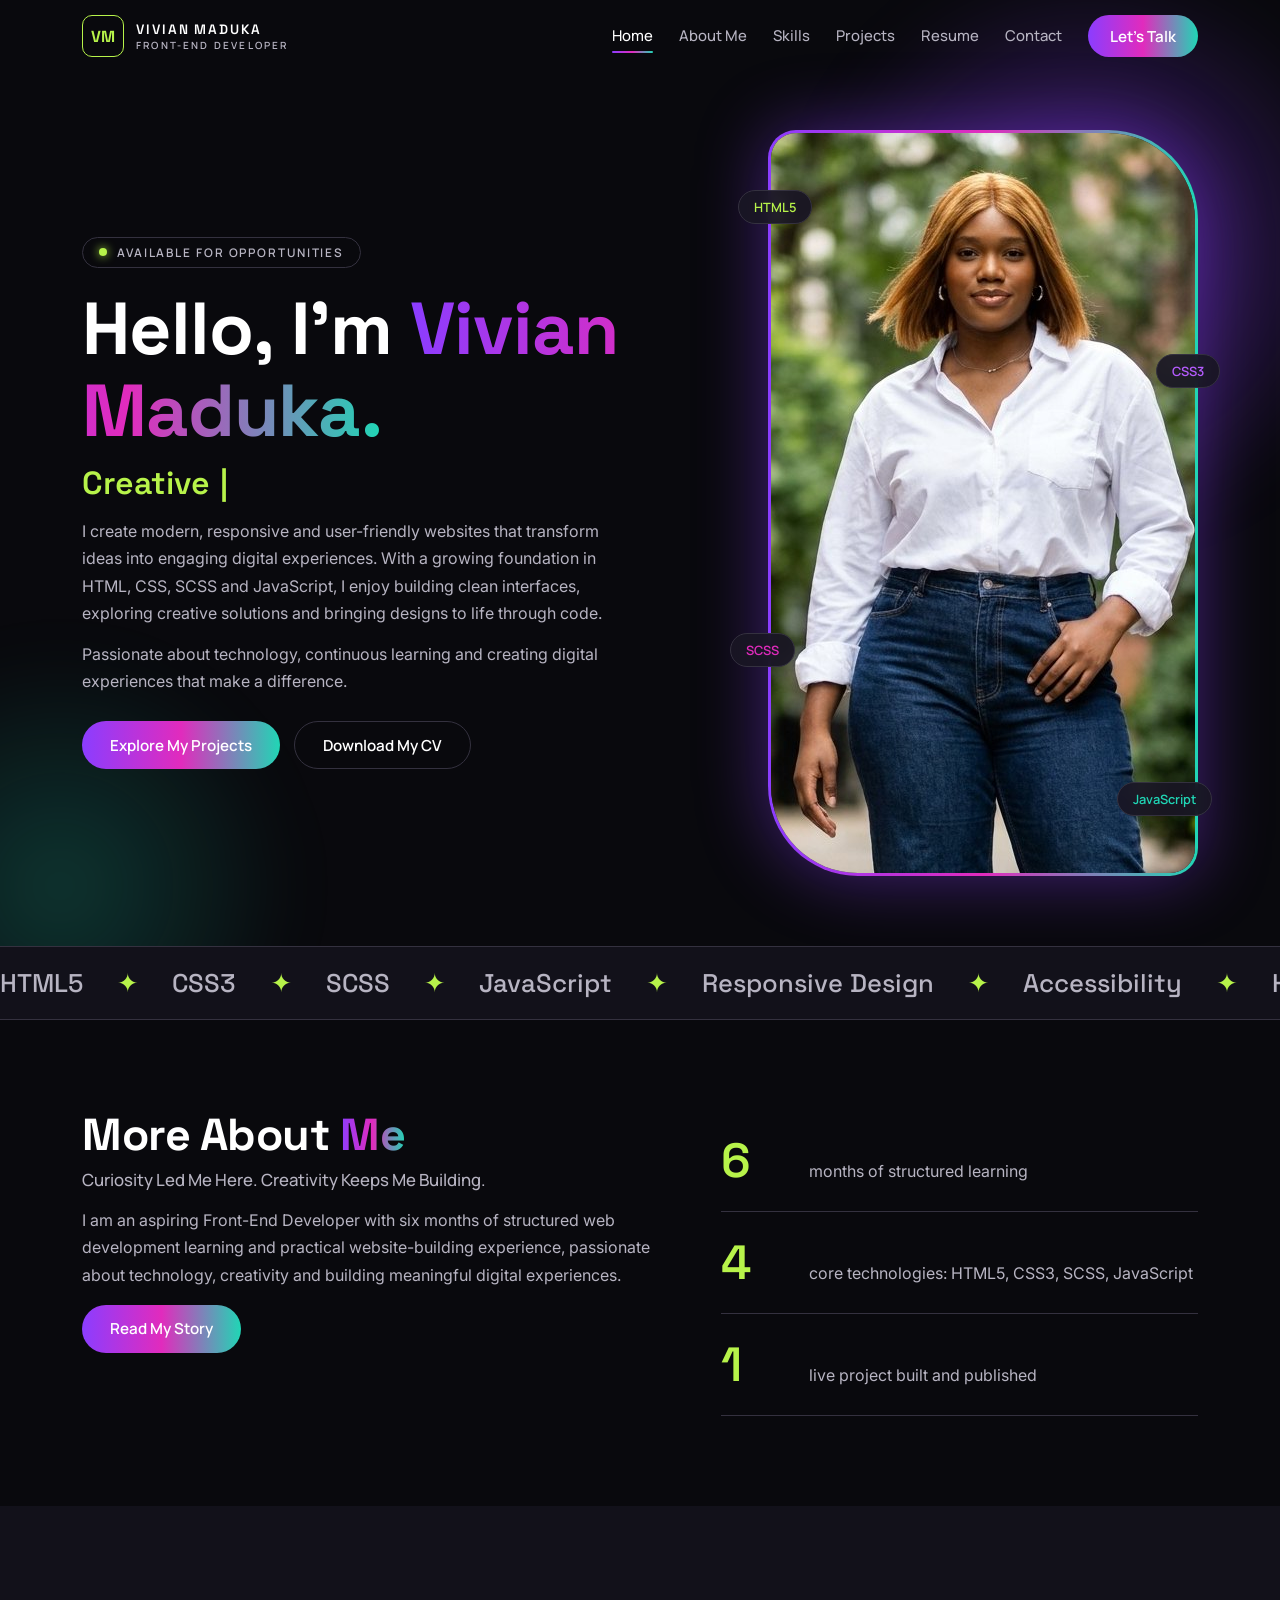
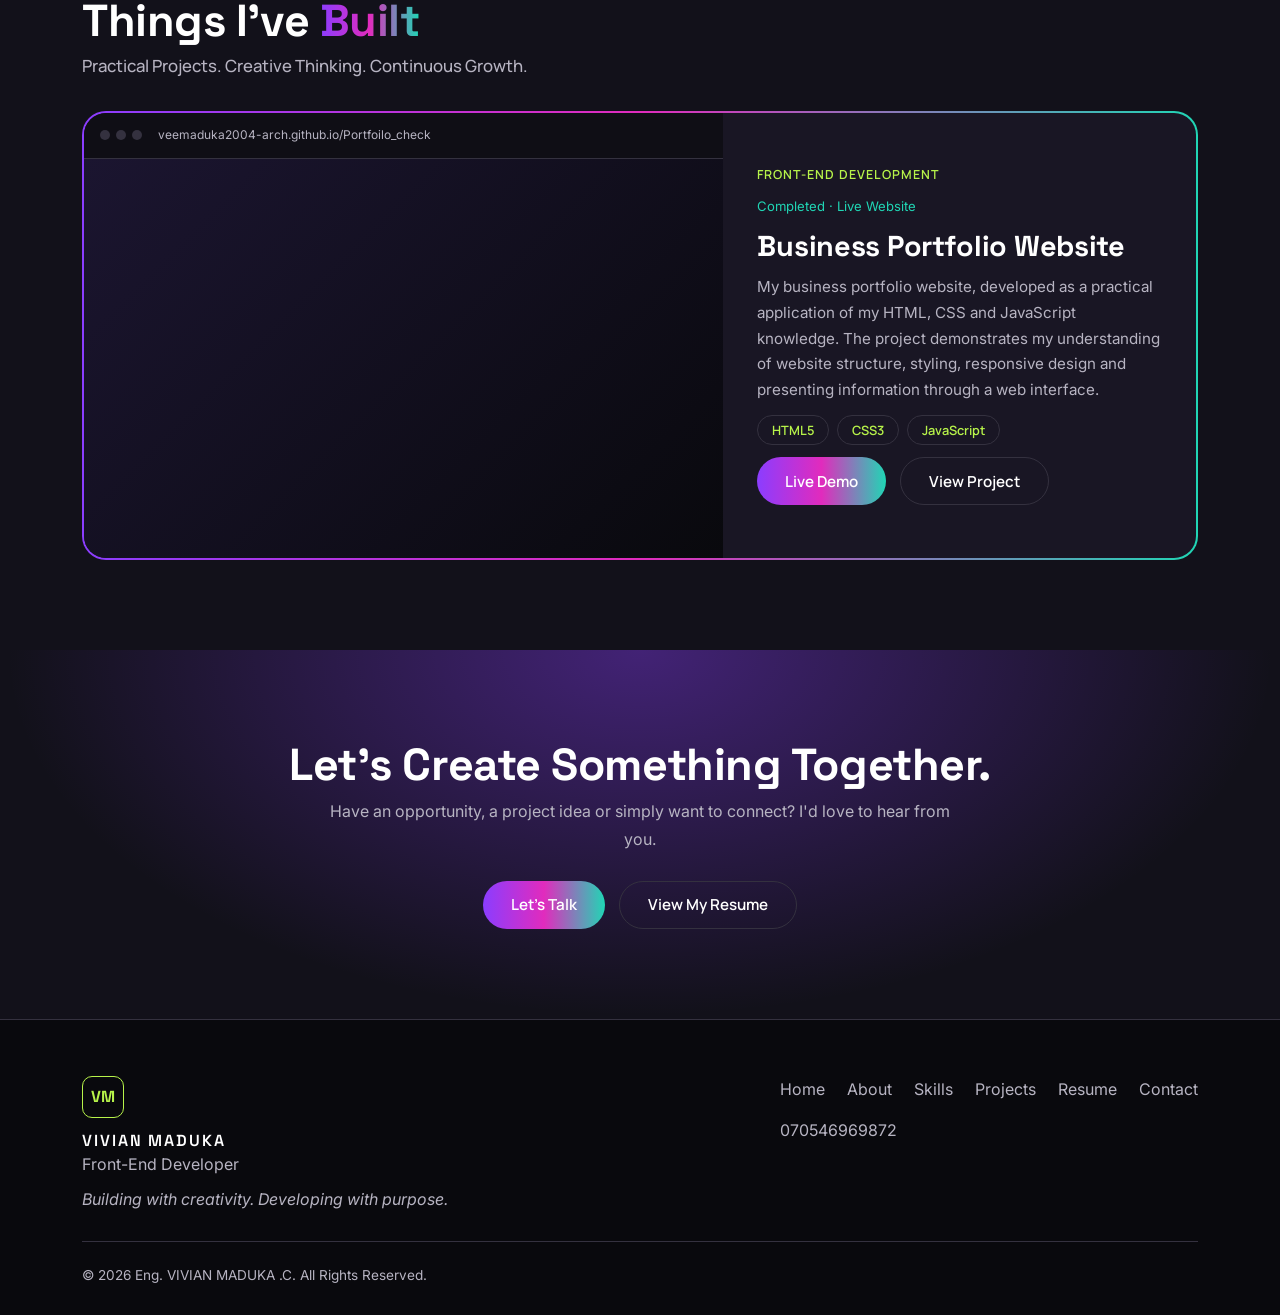
<file: vivian-portfolio/index.html>
<!DOCTYPE html>
<html lang="en">
<head>
<meta charset="utf-8">
<meta name="viewport" content="width=device-width, initial-scale=1">
<title>Eng. Vivian Maduka | Front-End Developer</title>
<meta name="description" content="Eng. Vivian Maduka is an aspiring Front-End Developer building modern, responsive websites with HTML5, CSS3, SCSS and JavaScript.">
<meta name="keywords" content="front-end developer, HTML5, CSS3, SCSS, JavaScript, responsive web design, portfolio, Lagos">
<meta property="og:title" content="Eng. Vivian Maduka | Front-End Developer"><meta property="og:description" content="Eng. Vivian Maduka is an aspiring Front-End Developer building modern, responsive websites with HTML5, CSS3, SCSS and JavaScript."><meta property="og:type" content="website"><meta property="og:image" content="assets/images/vivian-hero.jpg">
<meta name="theme-color" content="#09090D">
<link rel="preconnect" href="https://fonts.googleapis.com"><link rel="preconnect" href="https://fonts.gstatic.com" crossorigin>
<link href="https://fonts.googleapis.com/css2?family=Inter:wght@400;500;600&family=Manrope:wght@500;600;700&family=Space+Grotesk:wght@500;600;700&display=swap" rel="stylesheet">
<link rel="stylesheet" href="css/style.css">
<script type="application/ld+json">{"@context":"https://schema.org","@type":"Person","name":"Eng. Vivian Maduka .C.","jobTitle":"Front-End Developer","email":"veemaduka2004@gmail.com","telephone":"070546969872","url":"https://veemaduka2004-arch.github.io/Portfoilo_check/"}</script>
</head>
<body data-page="index">
<a class="skip" href="#main">Skip to content</a>
<header id="hd"><div class="wrap nav">
<a class="brand" href="index.html" aria-label="Vivian Maduka home"><span class="mono">VM</span><span><b>VIVIAN MADUKA</b><small>FRONT-END DEVELOPER</small></span></a>
<button class="burger" aria-expanded="false" aria-controls="menu" aria-label="Open menu"><span></span></button>
<nav aria-label="Main"><ul id="menu"><li><a class="l" href="index.html">Home</a></li><li><a class="l" href="about.html">About Me</a></li><li><a class="l" href="skills.html">Skills</a></li><li><a class="l" href="projects.html">Projects</a></li><li><a class="l" href="resume.html">Resume</a></li><li><a class="l" href="contact.html">Contact</a></li><li><a class="btn sm" href="contact.html">Let's Talk</a></li></ul></nav>
</div></header>
<main id="main">

<section class="hero"><div class="wrap hero-g">
<div>
<span class="badge"><i></i>AVAILABLE FOR OPPORTUNITIES</span>
<h1>Hello, I'm <span class="grad-t">Vivian Maduka.</span></h1>
<p class="role" aria-live="off"><span id="type">Front-End Developer</span><span class="caret">|</span></p>
<p>I create modern, responsive and user-friendly websites that transform ideas into engaging digital experiences. With a growing foundation in HTML, CSS, SCSS and JavaScript, I enjoy building clean interfaces, exploring creative solutions and bringing designs to life through code.</p>
<p class="dim">Passionate about technology, continuous learning and creating digital experiences that make a difference.</p>
<div class="cta"><a class="btn" href="projects.html">Explore My Projects</a><a class="btn ghost" href="assets/Vivian-Maduka-CV.pdf" download="Vivian-Maduka-CV.pdf">Download My CV</a></div>
</div>
<div class="pwrap"><div class="pimg"><img src="assets/images/vivian-hero.jpg" width="590" height="740" alt="Portrait of Eng. Vivian Maduka in a white shirt, smiling"></div>
<span class="fl f1">HTML5</span><span class="fl f2">CSS3</span><span class="fl f3">SCSS</span><span class="fl f4">JavaScript</span></div>
</div></section>
<div class="marq" aria-hidden="true"><div class="mt"><span>HTML5</span><b>✦</b><span>CSS3</span><b>✦</b><span>SCSS</span><b>✦</b><span>JavaScript</span><b>✦</b><span>Responsive Design</span><b>✦</b><span>Accessibility</span><b>✦</b><span>HTML5</span><b>✦</b><span>CSS3</span><b>✦</b><span>SCSS</span><b>✦</b><span>JavaScript</span><b>✦</b><span>Responsive Design</span><b>✦</b><span>Accessibility</span><b>✦</b><span>HTML5</span><b>✦</b><span>CSS3</span><b>✦</b><span>SCSS</span><b>✦</b><span>JavaScript</span><b>✦</b><span>Responsive Design</span><b>✦</b><span>Accessibility</span><b>✦</b><span>HTML5</span><b>✦</b><span>CSS3</span><b>✦</b><span>SCSS</span><b>✦</b><span>JavaScript</span><b>✦</b><span>Responsive Design</span><b>✦</b><span>Accessibility</span><b>✦</b></div></div>
<section><div class="wrap split"><div class="rv"><h2>More About <span class="grad-t">Me</span></h2><p class="sub">Curiosity Led Me Here. Creativity Keeps Me Building.</p>
<p>I am an aspiring Front-End Developer with six months of structured web development learning and practical website-building experience, passionate about technology, creativity and building meaningful digital experiences.</p><a class="btn" href="about.html">Read My Story</a></div>
<div class="rv"><div class="fact"><b>6</b><span>months of structured learning</span></div><div class="fact"><b>4</b><span>core technologies: HTML5, CSS3, SCSS, JavaScript</span></div><div class="fact"><b>1</b><span>live project built and published</span></div></div></div></section>
<section class="alt"><div class="wrap"><h2>Things I've <span class="grad-t">Built</span></h2><p class="sub">Practical Projects. Creative Thinking. Continuous Growth.</p><article class="proj rv">
<a class="shot" href="https://veemaduka2004-arch.github.io/Portfoilo_check/" target="_blank" rel="noopener" aria-label="Open the live Personal Portfolio Website in a new tab">
<div class="bar"><i></i><i></i><i></i><span>veemaduka2004-arch.github.io/Portfoilo_check</span></div>
<div class="frame"><iframe src="https://veemaduka2004-arch.github.io/Portfoilo_check/" title="Live preview of Vivian's Personal Portfolio Website" loading="lazy" tabindex="-1"></iframe></div></a>
<div class="pb"><span class="tag">Front-End Development</span><span class="status">Completed · Live Website</span>
<h3>Business Portfolio Website</h3>
<p>My business portfolio website, developed as a practical application of my HTML, CSS and JavaScript knowledge. The project demonstrates my understanding of website structure, styling, responsive design and presenting information through a web interface.</p>
<div class="badges"><span>HTML5</span><span>CSS3</span><span>JavaScript</span></div>
<div class="cta"><a class="btn" href="https://veemaduka2004-arch.github.io/Portfoilo_check/" target="_blank" rel="noopener">Live Demo</a><a class="btn ghost" href="https://veemaduka2004-arch.github.io/Portfoilo_check/" target="_blank" rel="noopener">View Project</a></div></div></article></div></section>
<section class="band"><div class="wrap"><h2>Let's Create Something Together.</h2><p>Have an opportunity, a project idea or simply want to connect? I'd love to hear from you.</p><div class="cta c"><a class="btn" href="contact.html">Let's Talk</a><a class="btn ghost" href="resume.html">View My Resume</a></div></div></section></main>
<footer><div class="wrap">
<div class="ft"><div><span class="mono">VM</span><h3>VIVIAN MADUKA</h3><p>Front-End Developer</p><p class="q">Building with creativity. Developing with purpose.</p></div>
<div><ul><li><a href="index.html">Home</a></li><li><a href="about.html">About</a></li><li><a href="skills.html">Skills</a></li><li><a href="projects.html">Projects</a></li><li><a href="resume.html">Resume</a></li><li><a href="contact.html">Contact</a></li></ul><p class="ph"><a href="tel:070546969872">070546969872</a></p><!-- Add LinkedIn / GitHub icon links here once the real profile URLs are available --></div></div>
<p class="cp">© 2026 Eng. VIVIAN MADUKA .C. All Rights Reserved.</p>
</div></footer>
<button id="top" aria-label="Back to top">↑</button>
<script src="js/script.js"></script>
</body></html>
</file>
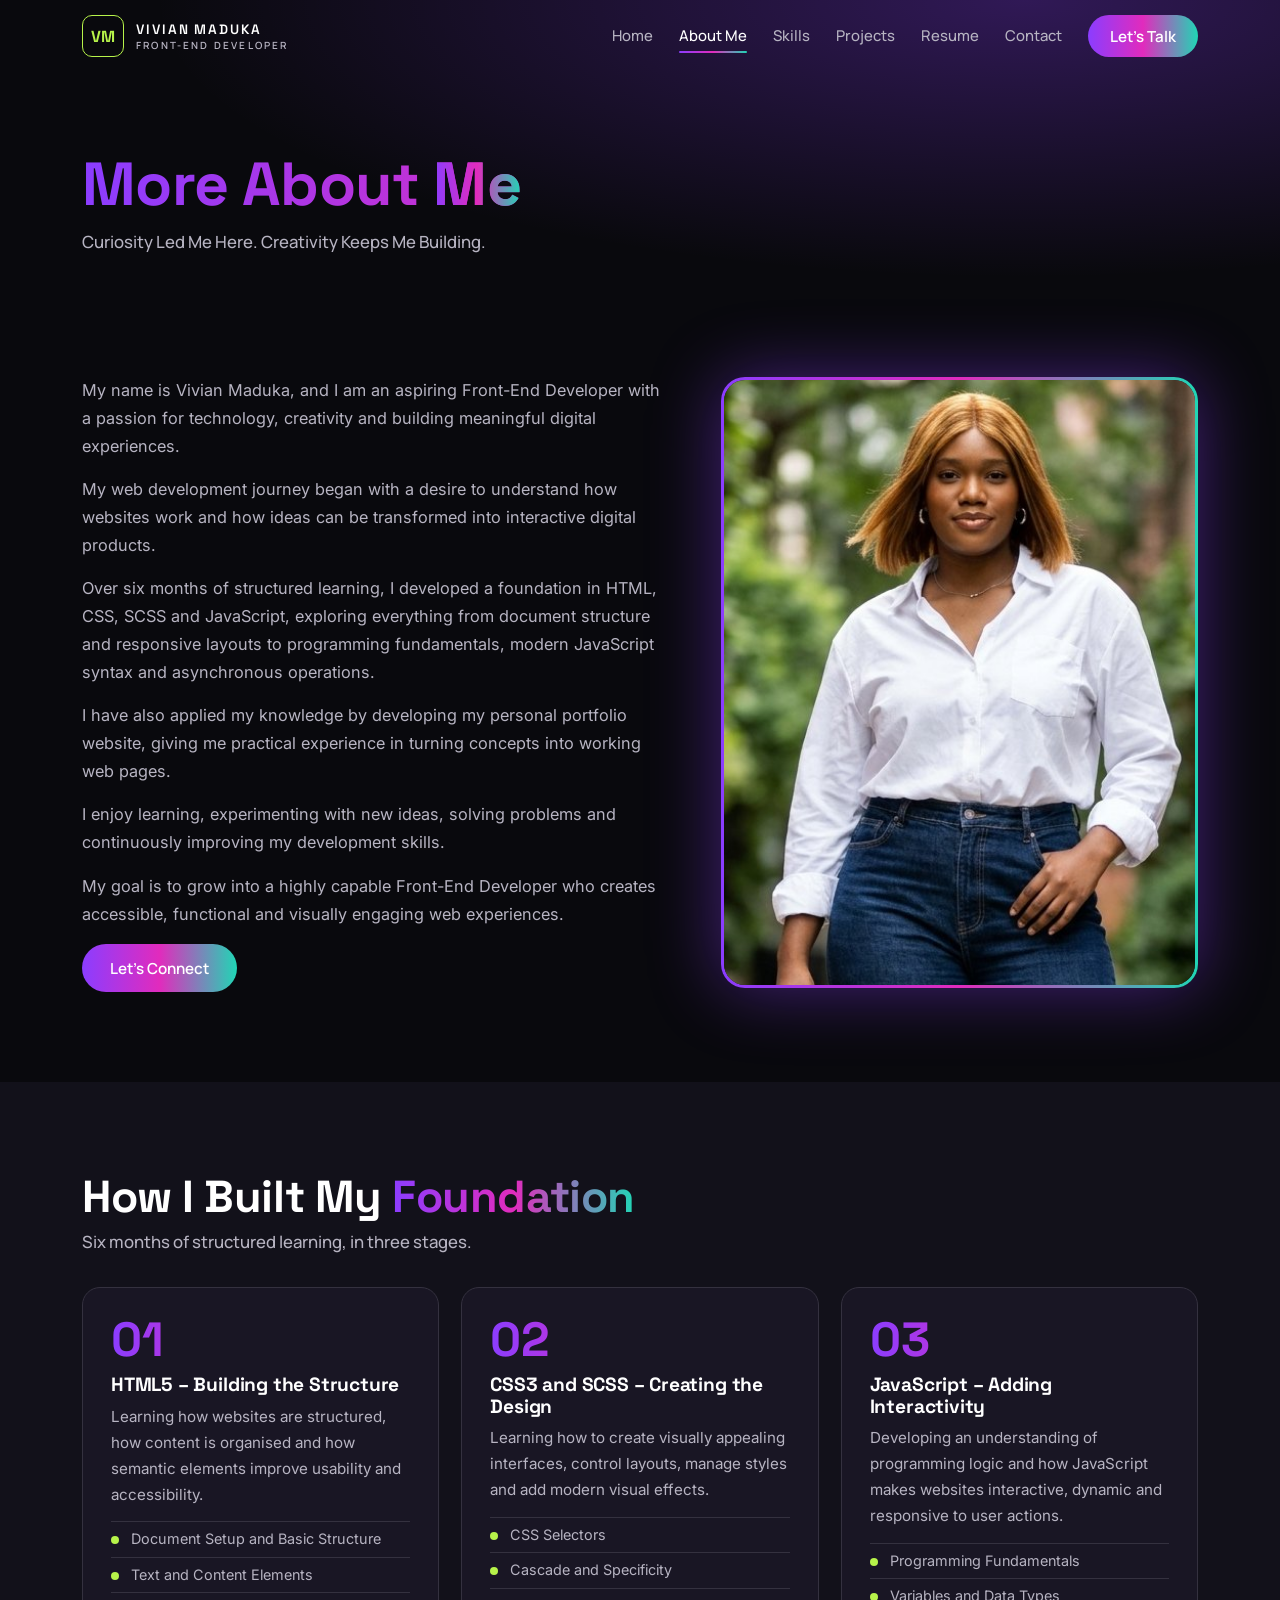
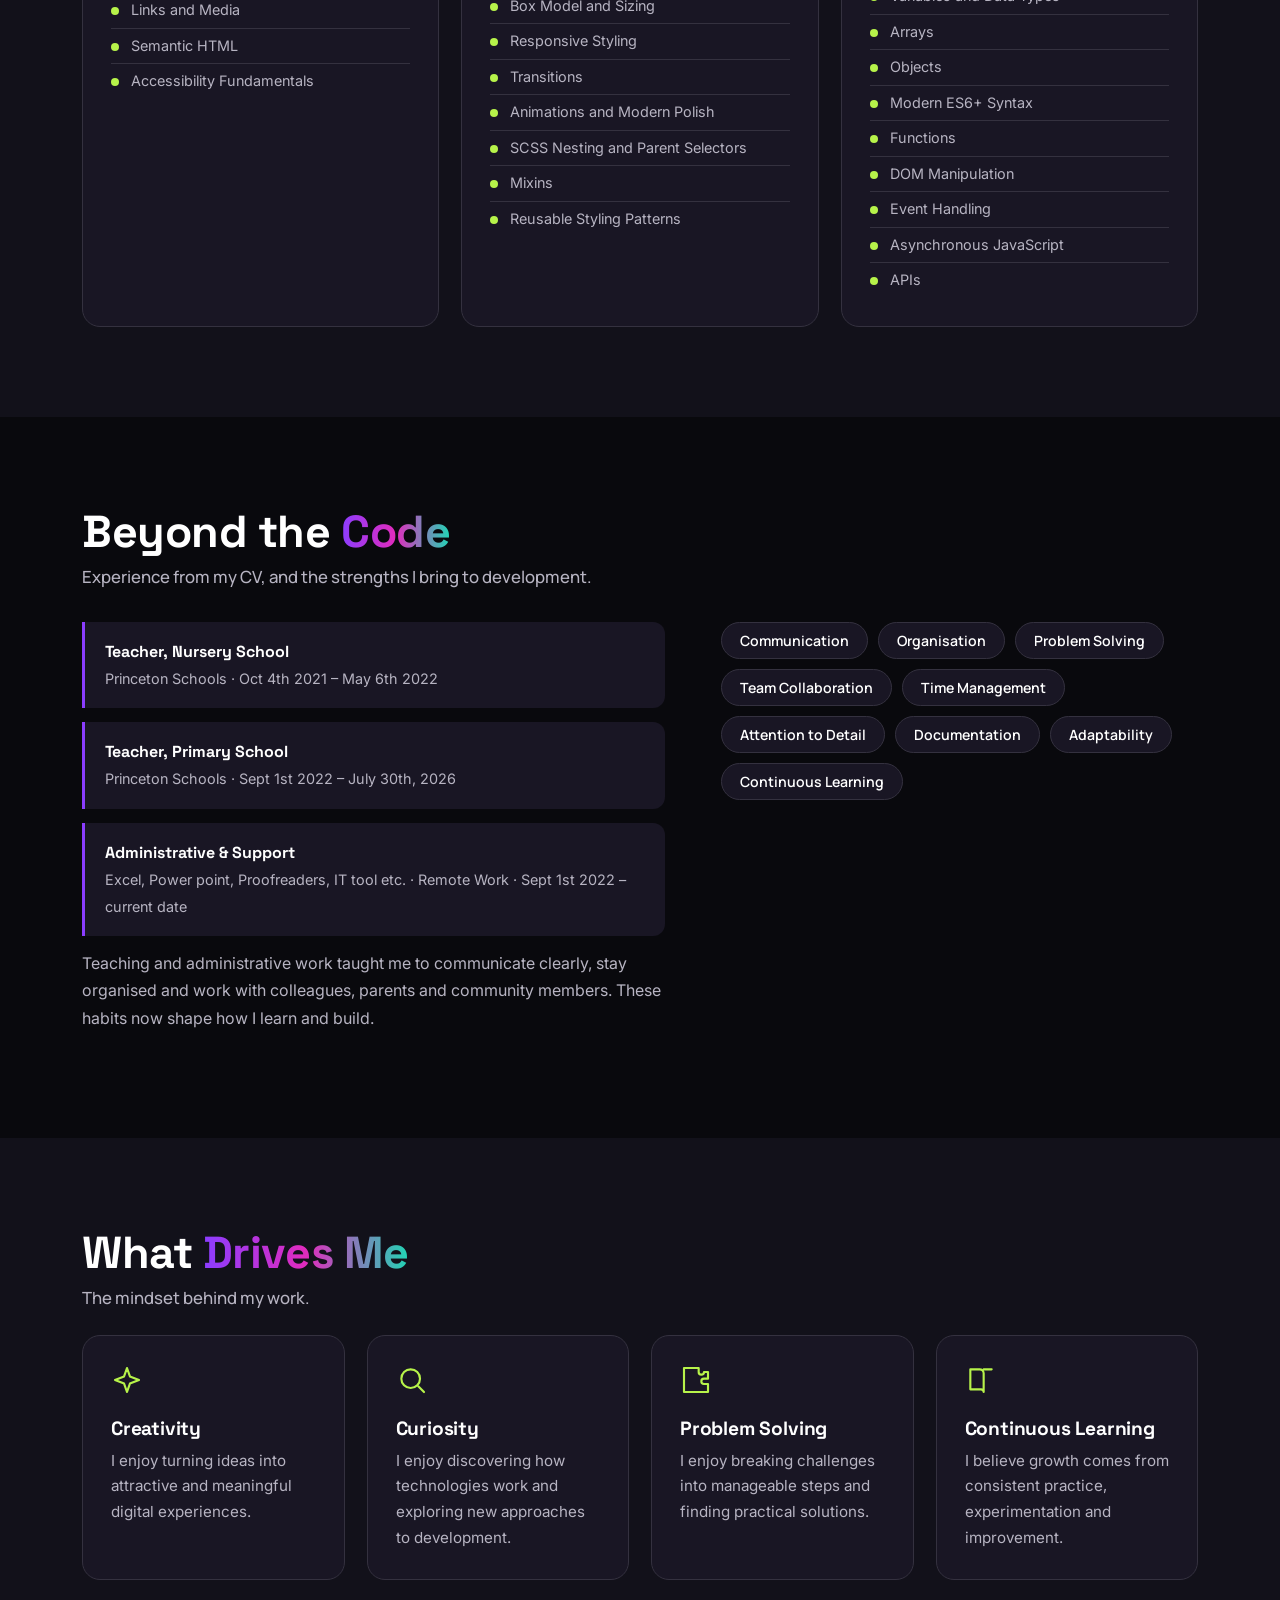
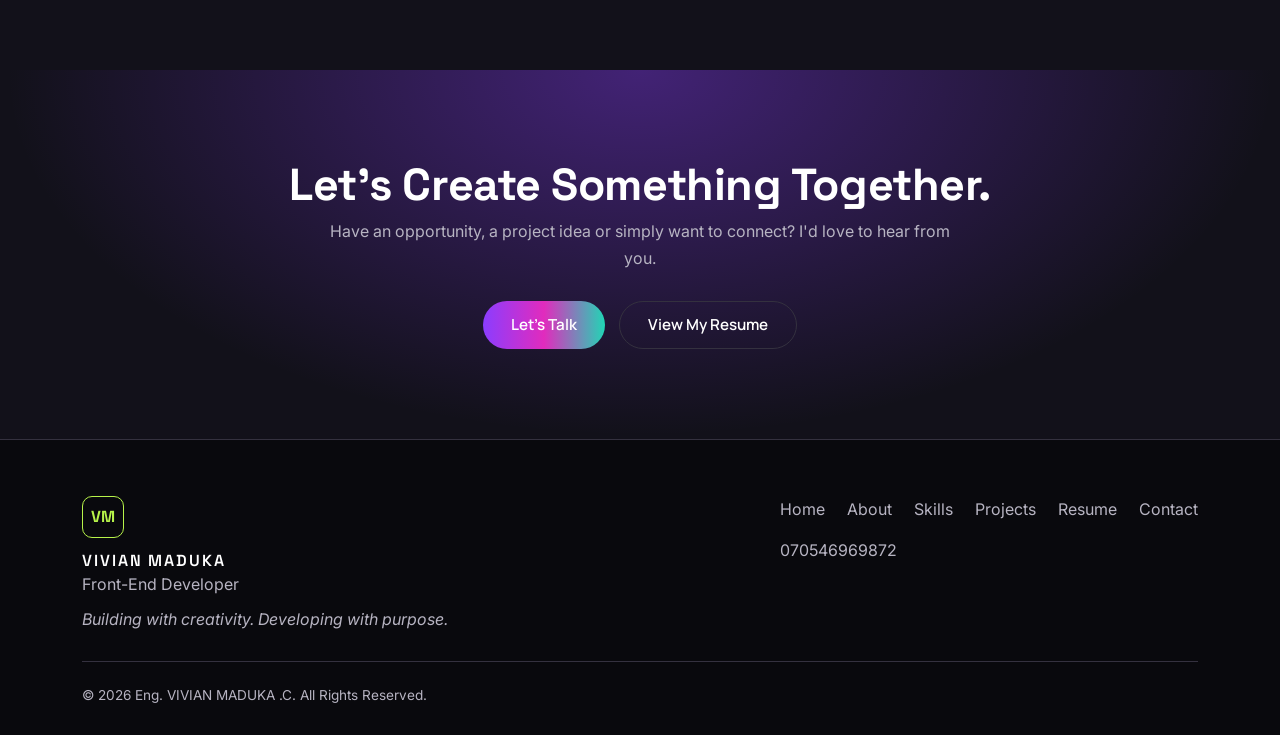
<file: vivian-portfolio/about.html>
<!DOCTYPE html>
<html lang="en">
<head>
<meta charset="utf-8">
<meta name="viewport" content="width=device-width, initial-scale=1">
<title>About Me | Eng. Vivian Maduka</title>
<meta name="description" content="The story, learning journey and transferable strengths of Eng. Vivian Maduka, an aspiring Front-End Developer.">
<meta name="keywords" content="front-end developer, HTML5, CSS3, SCSS, JavaScript, responsive web design, portfolio, Lagos">
<meta property="og:title" content="About Me | Eng. Vivian Maduka"><meta property="og:description" content="The story, learning journey and transferable strengths of Eng. Vivian Maduka, an aspiring Front-End Developer."><meta property="og:type" content="website"><meta property="og:image" content="assets/images/vivian-hero.jpg">
<meta name="theme-color" content="#09090D">
<link rel="preconnect" href="https://fonts.googleapis.com"><link rel="preconnect" href="https://fonts.gstatic.com" crossorigin>
<link href="https://fonts.googleapis.com/css2?family=Inter:wght@400;500;600&family=Manrope:wght@500;600;700&family=Space+Grotesk:wght@500;600;700&display=swap" rel="stylesheet">
<link rel="stylesheet" href="css/style.css">
<script type="application/ld+json">{"@context":"https://schema.org","@type":"Person","name":"Eng. Vivian Maduka .C.","jobTitle":"Front-End Developer","email":"veemaduka2004@gmail.com","telephone":"070546969872","url":"https://veemaduka2004-arch.github.io/Portfoilo_check/"}</script>
</head>
<body data-page="about">
<a class="skip" href="#main">Skip to content</a>
<header id="hd"><div class="wrap nav">
<a class="brand" href="index.html" aria-label="Vivian Maduka home"><span class="mono">VM</span><span><b>VIVIAN MADUKA</b><small>FRONT-END DEVELOPER</small></span></a>
<button class="burger" aria-expanded="false" aria-controls="menu" aria-label="Open menu"><span></span></button>
<nav aria-label="Main"><ul id="menu"><li><a class="l" href="index.html">Home</a></li><li><a class="l" href="about.html">About Me</a></li><li><a class="l" href="skills.html">Skills</a></li><li><a class="l" href="projects.html">Projects</a></li><li><a class="l" href="resume.html">Resume</a></li><li><a class="l" href="contact.html">Contact</a></li><li><a class="btn sm" href="contact.html">Let's Talk</a></li></ul></nav>
</div></header>
<main id="main">
<section class="ph-head"><div class="wrap"><h1 class="grad-t">More About <span>Me</span></h1><p class="sub">Curiosity Led Me Here. Creativity Keeps Me Building.</p></div></section>
<section><div class="wrap split">
<div class="rv story"><p>My name is Vivian Maduka, and I am an aspiring Front-End Developer with a passion for technology, creativity and building meaningful digital experiences.</p>
<p>My web development journey began with a desire to understand how websites work and how ideas can be transformed into interactive digital products.</p>
<p>Over six months of structured learning, I developed a foundation in HTML, CSS, SCSS and JavaScript, exploring everything from document structure and responsive layouts to programming fundamentals, modern JavaScript syntax and asynchronous operations.</p>
<p>I have also applied my knowledge by developing my personal portfolio website, giving me practical experience in turning concepts into working web pages.</p>
<p>I enjoy learning, experimenting with new ideas, solving problems and continuously improving my development skills.</p>
<p>My goal is to grow into a highly capable Front-End Developer who creates accessible, functional and visually engaging web experiences.</p>
<a class="btn" href="contact.html">Let's Connect</a></div>
<div class="rv"><div class="pimg sq"><img src="assets/images/vivian-about.jpg" width="460" height="605" loading="lazy" alt="Eng. Vivian Maduka, aspiring Front-End Developer"></div></div></div></section>
<section class="alt"><div class="wrap"><h2>How I Built My <span class="grad-t">Foundation</span></h2><p class="sub">Six months of structured learning, in three stages.</p>
<div class="stages"><article class="card stage rv"><span class="num">01</span><h3>HTML5 – Building the Structure</h3><p>Learning how websites are structured, how content is organised and how semantic elements improve usability and accessibility.</p><ul><li>Document Setup and Basic Structure</li><li>Text and Content Elements</li><li>Links and Media</li><li>Semantic HTML</li><li>Accessibility Fundamentals</li></ul></article><article class="card stage rv"><span class="num">02</span><h3>CSS3 and SCSS – Creating the Design</h3><p>Learning how to create visually appealing interfaces, control layouts, manage styles and add modern visual effects.</p><ul><li>CSS Selectors</li><li>Cascade and Specificity</li><li>Box Model and Sizing</li><li>Responsive Styling</li><li>Transitions</li><li>Animations and Modern Polish</li><li>SCSS Nesting and Parent Selectors</li><li>Mixins</li><li>Reusable Styling Patterns</li></ul></article><article class="card stage rv"><span class="num">03</span><h3>JavaScript – Adding Interactivity</h3><p>Developing an understanding of programming logic and how JavaScript makes websites interactive, dynamic and responsive to user actions.</p><ul><li>Programming Fundamentals</li><li>Variables and Data Types</li><li>Arrays</li><li>Objects</li><li>Modern ES6+ Syntax</li><li>Functions</li><li>DOM Manipulation</li><li>Event Handling</li><li>Asynchronous JavaScript</li><li>APIs</li></ul></article></div></div></section>
<section><div class="wrap"><h2>Beyond the <span class="grad-t">Code</span></h2><p class="sub">Experience from my CV, and the strengths I bring to development.</p>
<div class="split"><div class="rv"><div class="job"><b>Teacher, Nursery School</b><span>Princeton Schools · Oct 4th 2021 – May 6th 2022</span></div>
<div class="job"><b>Teacher, Primary School</b><span>Princeton Schools · Sept 1st 2022 – July 30th, 2026</span></div>
<div class="job"><b>Administrative &amp; Support</b><span>Excel, Power point, Proofreaders, IT tool etc. · Remote Work · Sept 1st 2022 – current date</span></div>
<p class="dim">Teaching and administrative work taught me to communicate clearly, stay organised and work with colleagues, parents and community members. These habits now shape how I learn and build.</p></div>
<div class="rv chips"><span>Communication</span><span>Organisation</span><span>Problem Solving</span><span>Team Collaboration</span><span>Time Management</span><span>Attention to Detail</span><span>Documentation</span><span>Adaptability</span><span>Continuous Learning</span></div></div></div></section>
<section class="alt"><div class="wrap"><h2>What <span class="grad-t">Drives Me</span></h2><p class="sub" style="margin-bottom:26px">The mindset behind my work.</p><div class="grid g4"><article class="card rv"><svg class="ic" viewBox="0 0 24 24" aria-hidden="true"><path d="M12 3l2.2 6.3L21 12l-6.8 2.7L12 21l-2.2-6.3L3 12l6.8-2.7z"/></svg><h3>Creativity</h3><p>I enjoy turning ideas into attractive and meaningful digital experiences.</p></article><article class="card rv"><svg class="ic" viewBox="0 0 24 24" aria-hidden="true"><circle cx="11" cy="11" r="7"/><path d="M21 21l-4.3-4.3"/></svg><h3>Curiosity</h3><p>I enjoy discovering how technologies work and exploring new approaches to development.</p></article><article class="card rv"><svg class="ic" viewBox="0 0 24 24" aria-hidden="true"><path d="M10 3h4v3a2 2 0 1 0 4 0h3v5h-3a2 2 0 1 0 0 4h3v6H3V3z"/></svg><h3>Problem Solving</h3><p>I enjoy breaking challenges into manageable steps and finding practical solutions.</p></article><article class="card rv"><svg class="ic" viewBox="0 0 24 24" aria-hidden="true"><path d="M4 4h7a3 3 0 0 1 3 3v14a2 2 0 0 0-2-2H4zM20 4h-6"/></svg><h3>Continuous Learning</h3><p>I believe growth comes from consistent practice, experimentation and improvement.</p></article></div></div></section>
<section class="band"><div class="wrap"><h2>Let's Create Something Together.</h2><p>Have an opportunity, a project idea or simply want to connect? I'd love to hear from you.</p><div class="cta c"><a class="btn" href="contact.html">Let's Talk</a><a class="btn ghost" href="resume.html">View My Resume</a></div></div></section></main>
<footer><div class="wrap">
<div class="ft"><div><span class="mono">VM</span><h3>VIVIAN MADUKA</h3><p>Front-End Developer</p><p class="q">Building with creativity. Developing with purpose.</p></div>
<div><ul><li><a href="index.html">Home</a></li><li><a href="about.html">About</a></li><li><a href="skills.html">Skills</a></li><li><a href="projects.html">Projects</a></li><li><a href="resume.html">Resume</a></li><li><a href="contact.html">Contact</a></li></ul><p class="ph"><a href="tel:070546969872">070546969872</a></p><!-- Add LinkedIn / GitHub icon links here once the real profile URLs are available --></div></div>
<p class="cp">© 2026 Eng. VIVIAN MADUKA .C. All Rights Reserved.</p>
</div></footer>
<button id="top" aria-label="Back to top">↑</button>
<script src="js/script.js"></script>
</body></html>
</file>
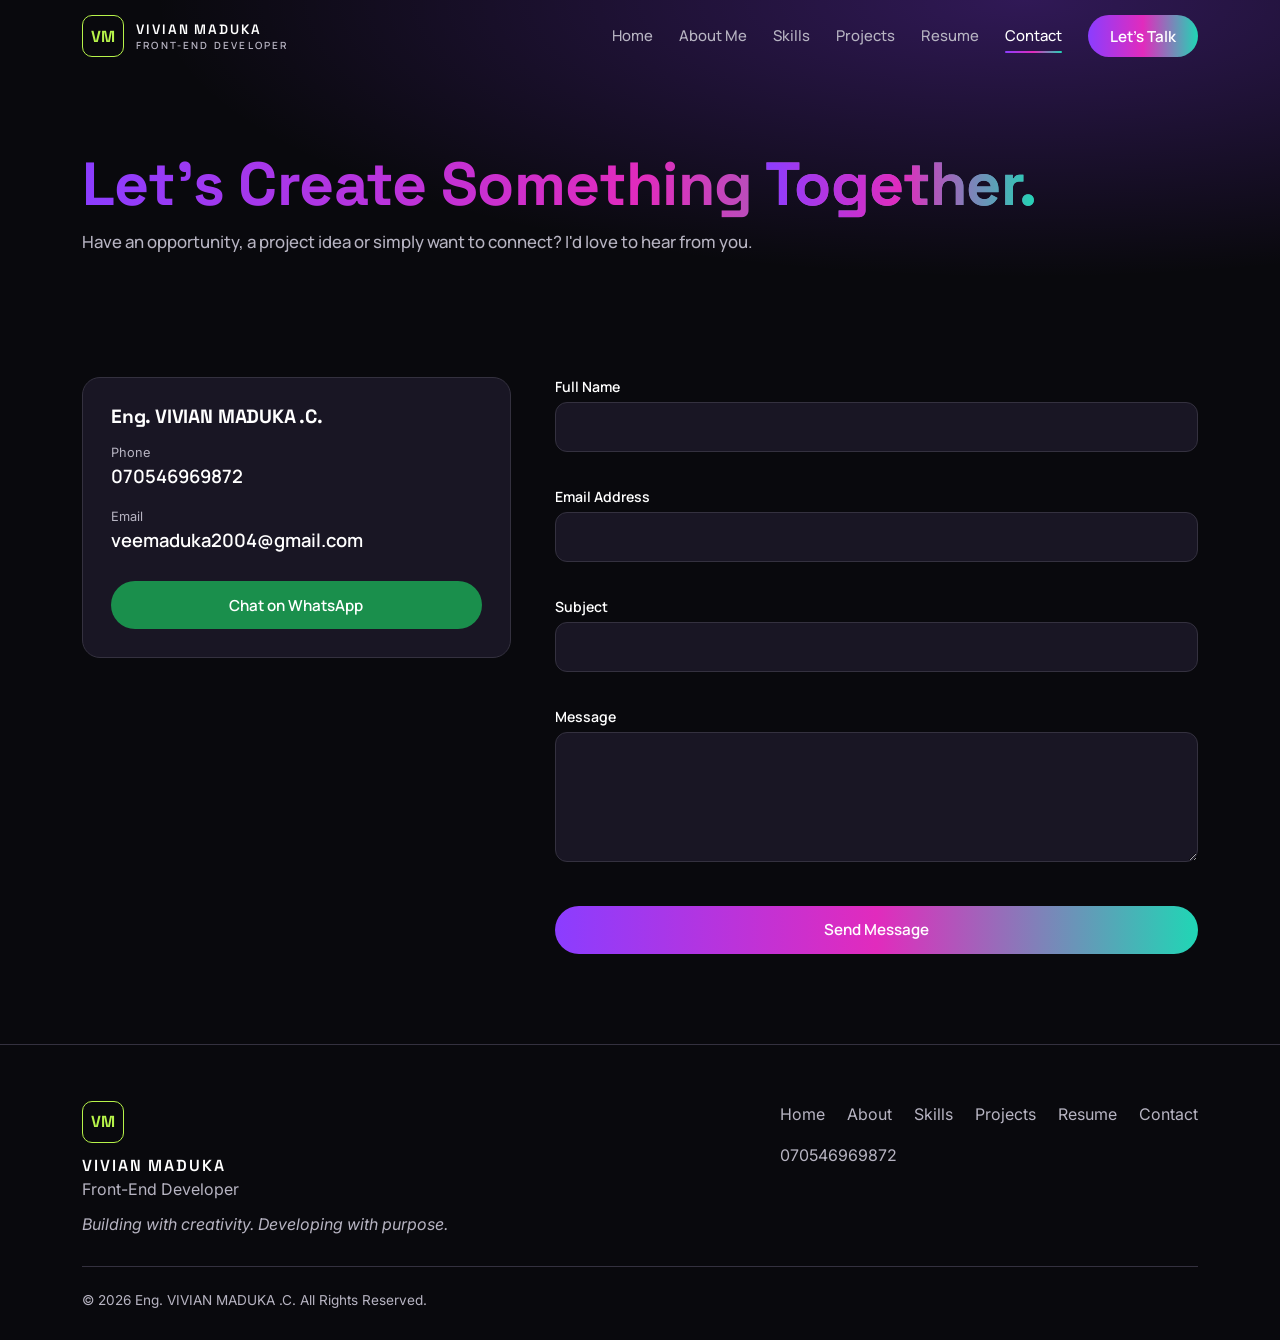
<file: vivian-portfolio/contact.html>
<!DOCTYPE html>
<html lang="en">
<head>
<meta charset="utf-8">
<meta name="viewport" content="width=device-width, initial-scale=1">
<title>Contact | Eng. Vivian Maduka</title>
<meta name="description" content="Get in touch with Eng. Vivian Maduka by phone, WhatsApp, email or the contact form.">
<meta name="keywords" content="front-end developer, HTML5, CSS3, SCSS, JavaScript, responsive web design, portfolio, Lagos">
<meta property="og:title" content="Contact | Eng. Vivian Maduka"><meta property="og:description" content="Get in touch with Eng. Vivian Maduka by phone, WhatsApp, email or the contact form."><meta property="og:type" content="website"><meta property="og:image" content="assets/images/vivian-hero.jpg">
<meta name="theme-color" content="#09090D">
<link rel="preconnect" href="https://fonts.googleapis.com"><link rel="preconnect" href="https://fonts.gstatic.com" crossorigin>
<link href="https://fonts.googleapis.com/css2?family=Inter:wght@400;500;600&family=Manrope:wght@500;600;700&family=Space+Grotesk:wght@500;600;700&display=swap" rel="stylesheet">
<link rel="stylesheet" href="css/style.css">
<script type="application/ld+json">{"@context":"https://schema.org","@type":"Person","name":"Eng. VIVIAN MADUKA .C.","jobTitle":"Front-End Developer","email":"veemaduka2004@gmail.com","telephone":"070546969872","url":"https://veemaduka2004-arch.github.io/Portfoilo_check/"}</script>
</head>
<body data-page="contact">
<a class="skip" href="#main">Skip to content</a>
<header id="hd"><div class="wrap nav">
<a class="brand" href="index.html" aria-label="Vivian Maduka home"><span class="mono">VM</span><span><b>VIVIAN MADUKA</b><small>FRONT-END DEVELOPER</small></span></a>
<button class="burger" aria-expanded="false" aria-controls="menu" aria-label="Open menu"><span></span></button>
<nav aria-label="Main"><ul id="menu"><li><a class="l" href="index.html">Home</a></li><li><a class="l" href="about.html">About Me</a></li><li><a class="l" href="skills.html">Skills</a></li><li><a class="l" href="projects.html">Projects</a></li><li><a class="l" href="resume.html">Resume</a></li><li><a class="l" href="contact.html">Contact</a></li><li><a class="btn sm" href="contact.html">Let's Talk</a></li></ul></nav>
</div></header>
<main id="main">
<section class="ph-head"><div class="wrap"><h1 class="grad-t">Let's Create Something <span>Together.</span></h1><p class="sub">Have an opportunity, a project idea or simply want to connect? I'd love to hear from you.</p></div></section>
<section><div class="wrap contact">
<div class="card cc rv"><h3>Eng. VIVIAN MADUKA .C.</h3>
<small>Phone</small><a href="tel:070546969872">070546969872</a>
<small>Email</small><a href="mailto:veemaduka2004@gmail.com">veemaduka2004@gmail.com</a>
<a class="btn wa" href="https://wa.me/23470546969872" target="_blank" rel="noopener">Chat on WhatsApp</a></div>
<form id="f" class="rv" novalidate>
<div class="hp" aria-hidden="true"><label for="website">Leave empty</label><input id="website" name="website" tabindex="-1" autocomplete="off"></div>
<div><label for="n">Full Name</label><input id="n" name="name" autocomplete="name" required><div class="err"></div></div>
<div><label for="e">Email Address</label><input id="e" name="email" type="email" autocomplete="email" required><div class="err"></div></div>
<div><label for="s">Subject</label><input id="s" name="subject" required><div class="err"></div></div>
<div><label for="m">Message</label><textarea id="m" name="message" rows="5" required></textarea><div class="err"></div></div>
<div id="status" role="status"></div>
<button class="btn" type="submit" id="sb">Send Message</button></form></div></section>
</main>
<footer><div class="wrap">
<div class="ft"><div><span class="mono">VM</span><h3>VIVIAN MADUKA</h3><p>Front-End Developer</p><p class="q">Building with creativity. Developing with purpose.</p></div>
<div><ul><li><a href="index.html">Home</a></li><li><a href="about.html">About</a></li><li><a href="skills.html">Skills</a></li><li><a href="projects.html">Projects</a></li><li><a href="resume.html">Resume</a></li><li><a href="contact.html">Contact</a></li></ul><p class="ph"><a href="tel:070546969872">070546969872</a></p><!-- Add LinkedIn / GitHub icon links here once the real profile URLs are available --></div></div>
<p class="cp">© 2026 Eng. VIVIAN MADUKA .C. All Rights Reserved.</p>
</div></footer>
<button id="top" aria-label="Back to top">↑</button>
<script src="js/script.js"></script>
</body></html>
</file>
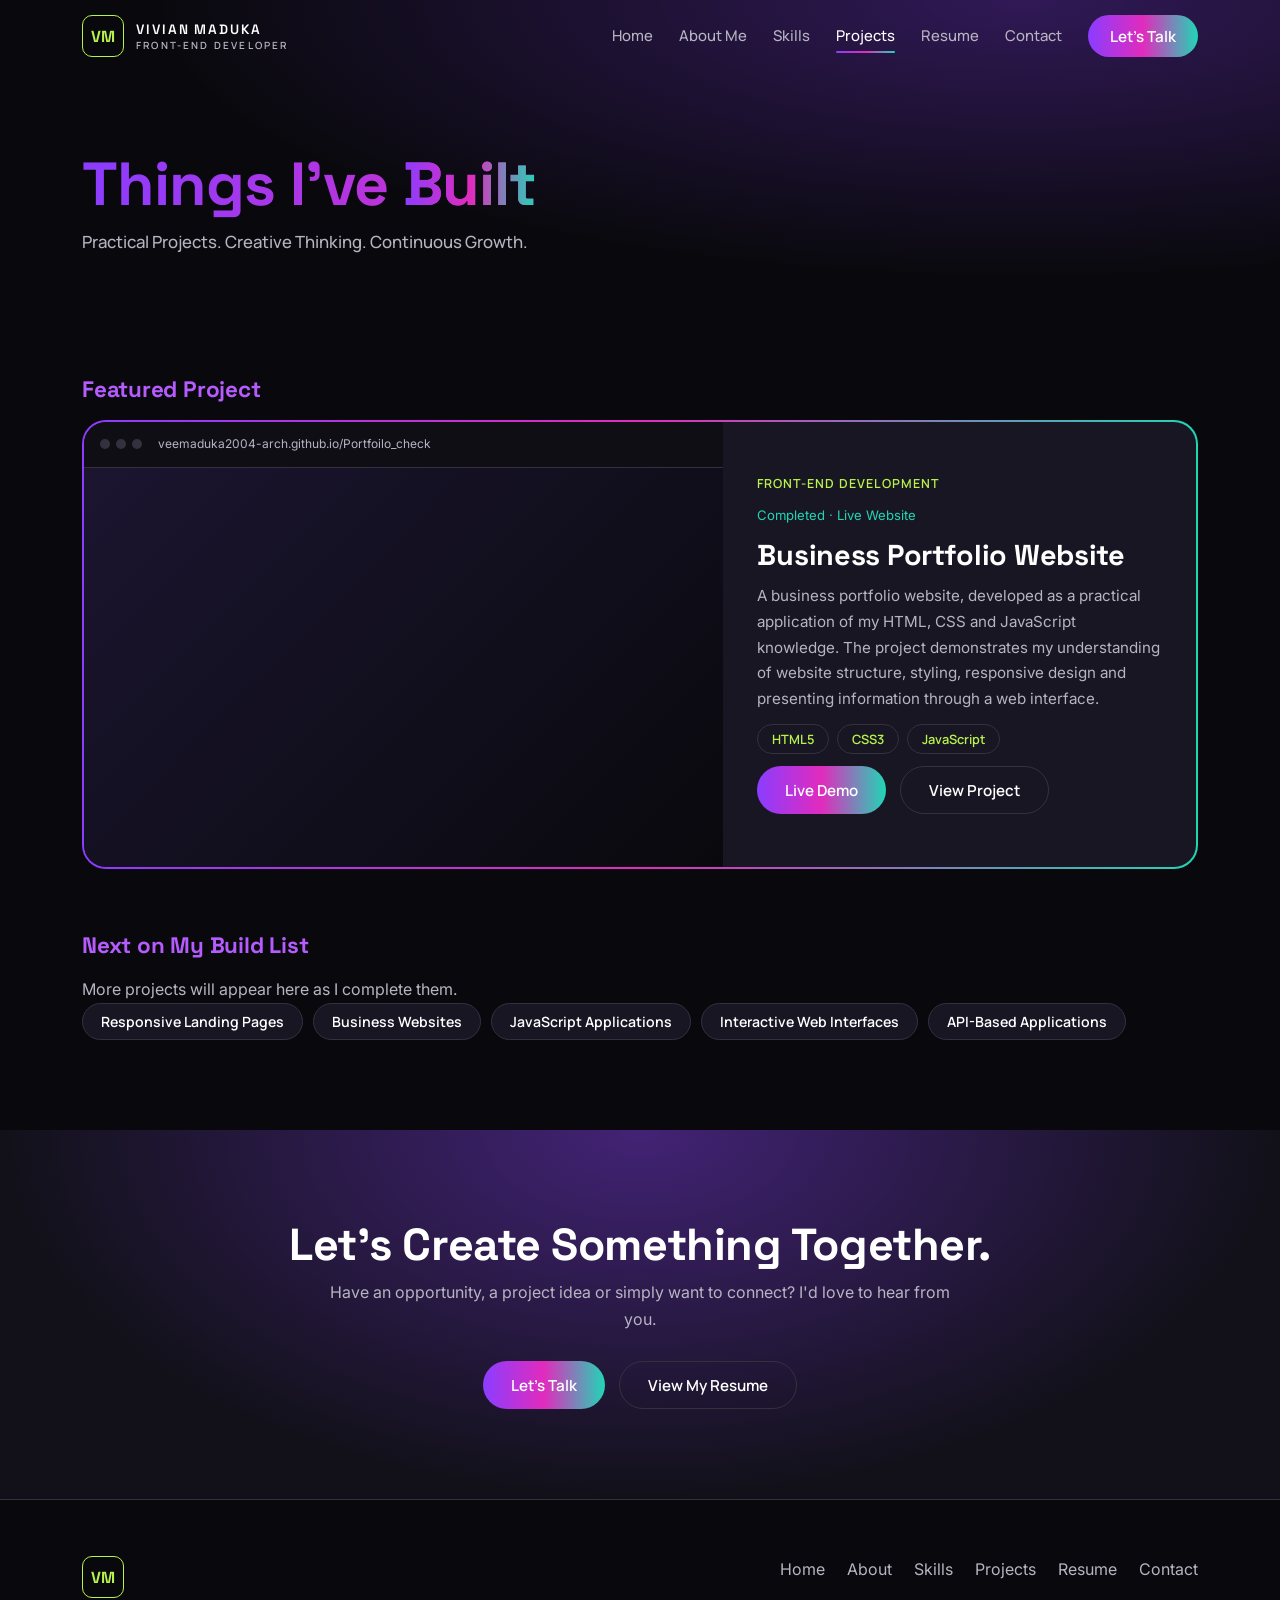
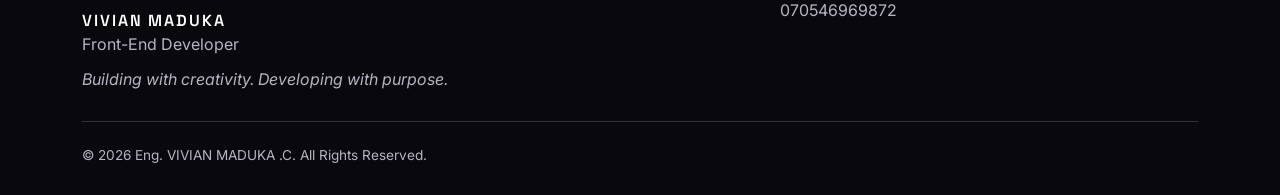
<file: vivian-portfolio/projects.html>
<!DOCTYPE html>
<html lang="en">
<head>
<meta charset="utf-8">
<meta name="viewport" content="width=device-width, initial-scale=1">
<title>Projects | Eng. Vivian Maduka</title>
<meta name="description" content="Featured front-end project by Eng. Vivian Maduka: a live personal portfolio website built with HTML5, CSS3 and JavaScript.">
<meta name="keywords" content="front-end developer, HTML5, CSS3, SCSS, JavaScript, responsive web design, portfolio, Lagos">
<meta property="og:title" content="Projects | Eng. Vivian Maduka"><meta property="og:description" content="Featured front-end project by Eng. Vivian Maduka: a live personal portfolio website built with HTML5, CSS3 and JavaScript."><meta property="og:type" content="website"><meta property="og:image" content="assets/images/vivian-hero.jpg">
<meta name="theme-color" content="#09090D">
<link rel="preconnect" href="https://fonts.googleapis.com"><link rel="preconnect" href="https://fonts.gstatic.com" crossorigin>
<link href="https://fonts.googleapis.com/css2?family=Inter:wght@400;500;600&family=Manrope:wght@500;600;700&family=Space+Grotesk:wght@500;600;700&display=swap" rel="stylesheet">
<link rel="stylesheet" href="css/style.css">
<script type="application/ld+json">{"@context":"https://schema.org","@type":"Person","name":"Eng. Vivian Maduka .C.","jobTitle":"Front-End Developer","email":"veemaduka2004@gmail.com","telephone":"070546969872","url":"https://veemaduka2004-arch.github.io/Portfoilo_check/"}</script>
</head>
<body data-page="projects">
<a class="skip" href="#main">Skip to content</a>
<header id="hd"><div class="wrap nav">
<a class="brand" href="index.html" aria-label="Vivian Maduka home"><span class="mono">VM</span><span><b>VIVIAN MADUKA</b><small>FRONT-END DEVELOPER</small></span></a>
<button class="burger" aria-expanded="false" aria-controls="menu" aria-label="Open menu"><span></span></button>
<nav aria-label="Main"><ul id="menu"><li><a class="l" href="index.html">Home</a></li><li><a class="l" href="about.html">About Me</a></li><li><a class="l" href="skills.html">Skills</a></li><li><a class="l" href="projects.html">Projects</a></li><li><a class="l" href="resume.html">Resume</a></li><li><a class="l" href="contact.html">Contact</a></li><li><a class="btn sm" href="contact.html">Let's Talk</a></li></ul></nav>
</div></header>
<main id="main">
<section class="ph-head"><div class="wrap"><h1 class="grad-t">Things I've <span>Built</span></h1><p class="sub">Practical Projects. Creative Thinking. Continuous Growth.</p></div></section>
<section><div class="wrap"><h2 class="sm">Featured Project</h2><article class="proj rv">
<a class="shot" href="https://veemaduka2004-arch.github.io/Portfoilo_check/" target="_blank" rel="noopener" aria-label="Open the live Personal Portfolio Website in a new tab">
<div class="bar"><i></i><i></i><i></i><span>veemaduka2004-arch.github.io/Portfoilo_check</span></div>
<div class="frame"><iframe src="https://veemaduka2004-arch.github.io/Portfoilo_check/" title="Live preview of Vivian's Personal Portfolio Website" loading="lazy" tabindex="-1"></iframe></div></a>
<div class="pb"><span class="tag">Front-End Development</span><span class="status">Completed · Live Website</span>
<h3>Business Portfolio Website</h3>
<p>A business portfolio website, developed as a practical application of my HTML, CSS and JavaScript knowledge. The project demonstrates my understanding of website structure, styling, responsive design and presenting information through a web interface.</p>
<div class="badges"><span>HTML5</span><span>CSS3</span><span>JavaScript</span></div>
<div class="cta"><a class="btn" href="https://veemaduka2004-arch.github.io/Portfoilo_check/" target="_blank" rel="noopener">Live Demo</a><a class="btn ghost" href="https://veemaduka2004-arch.github.io/Portfoilo_check/" target="_blank" rel="noopener">View Project</a></div></div></article>
<h2 class="sm" style="margin-top:64px">Next on My Build List</h2><p class="dim">More projects will appear here as I complete them.</p>
<div class="chips"><span>Responsive Landing Pages</span><span>Business Websites</span><span>JavaScript Applications</span><span>Interactive Web Interfaces</span><span>API-Based Applications</span></div></div></section>
<section class="band"><div class="wrap"><h2>Let's Create Something Together.</h2><p>Have an opportunity, a project idea or simply want to connect? I'd love to hear from you.</p><div class="cta c"><a class="btn" href="contact.html">Let's Talk</a><a class="btn ghost" href="resume.html">View My Resume</a></div></div></section></main>
<footer><div class="wrap">
<div class="ft"><div><span class="mono">VM</span><h3>VIVIAN MADUKA</h3><p>Front-End Developer</p><p class="q">Building with creativity. Developing with purpose.</p></div>
<div><ul><li><a href="index.html">Home</a></li><li><a href="about.html">About</a></li><li><a href="skills.html">Skills</a></li><li><a href="projects.html">Projects</a></li><li><a href="resume.html">Resume</a></li><li><a href="contact.html">Contact</a></li></ul><p class="ph"><a href="tel:070546969872">070546969872</a></p><!-- Add LinkedIn / GitHub icon links here once the real profile URLs are available --></div></div>
<p class="cp">© 2026 Eng. VIVIAN MADUKA .C. All Rights Reserved.</p>
</div></footer>
<button id="top" aria-label="Back to top">↑</button>
<script src="js/script.js"></script>
</body></html>
</file>
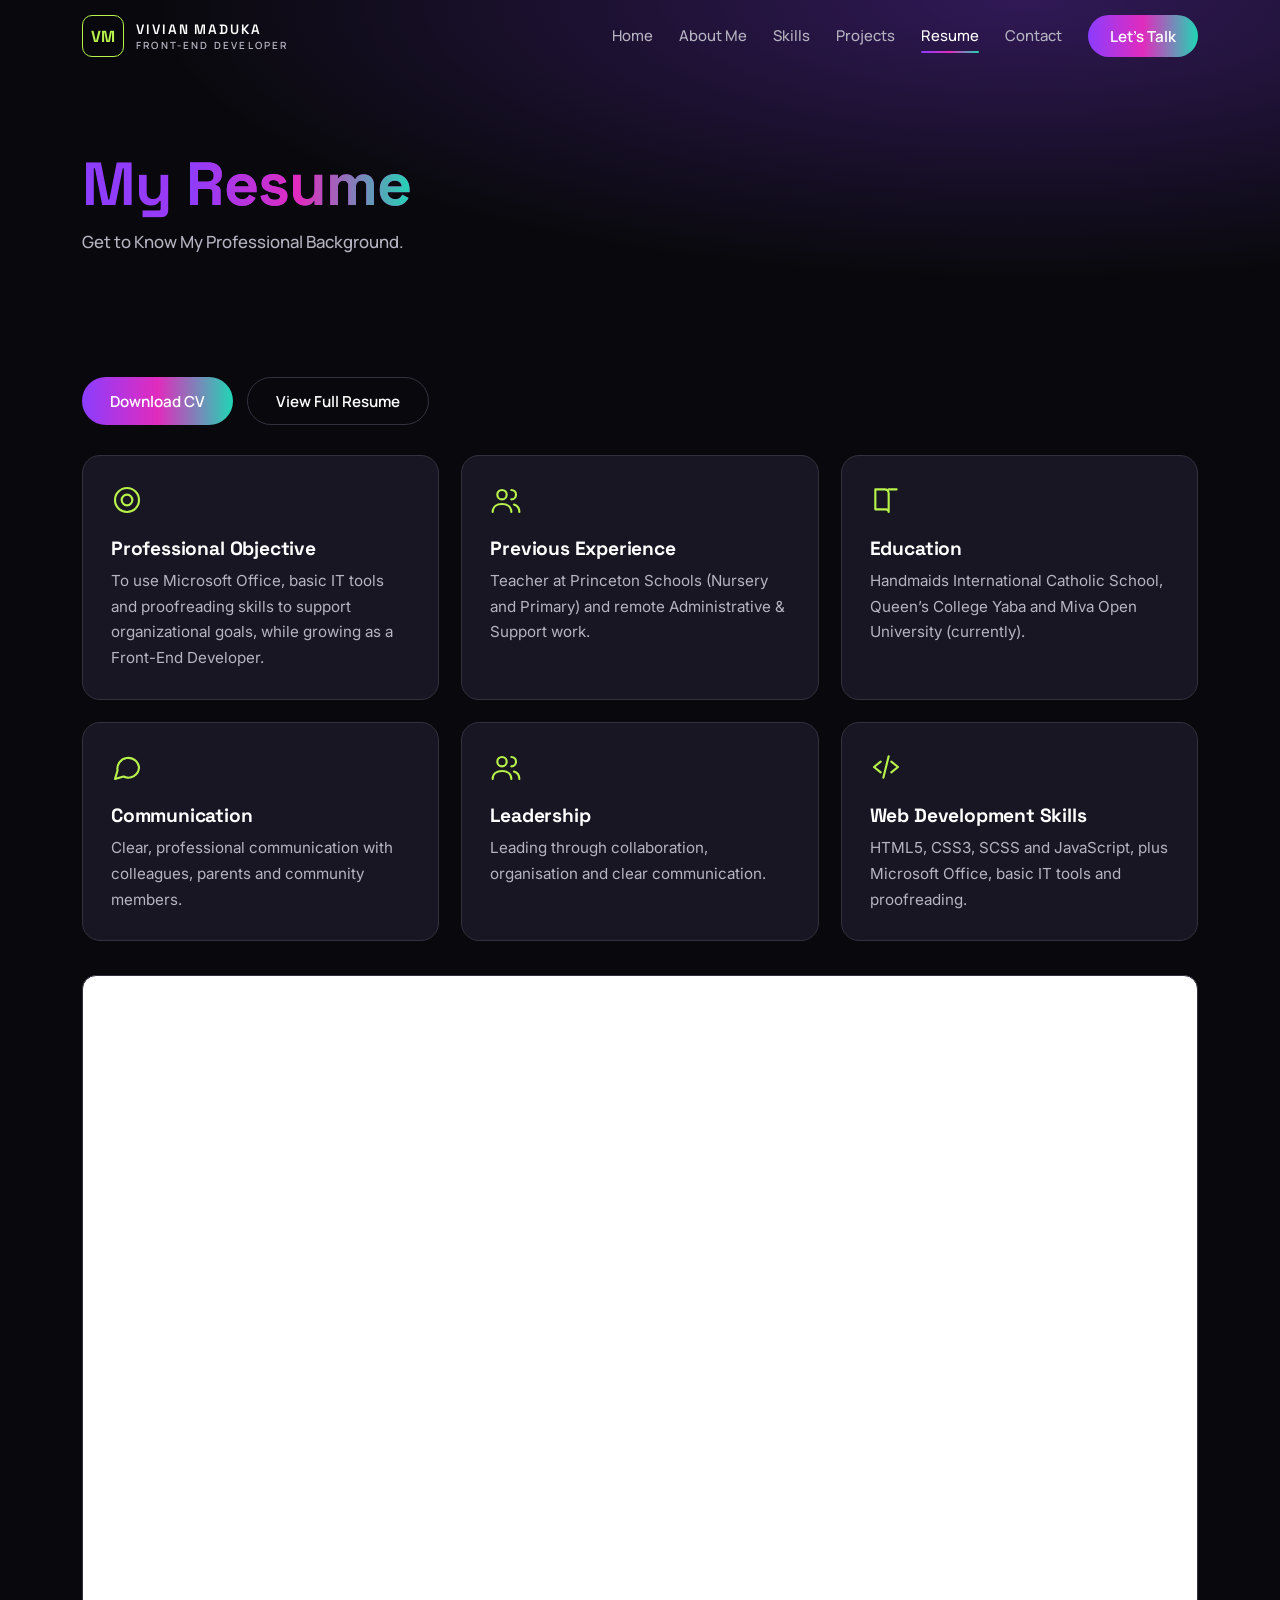
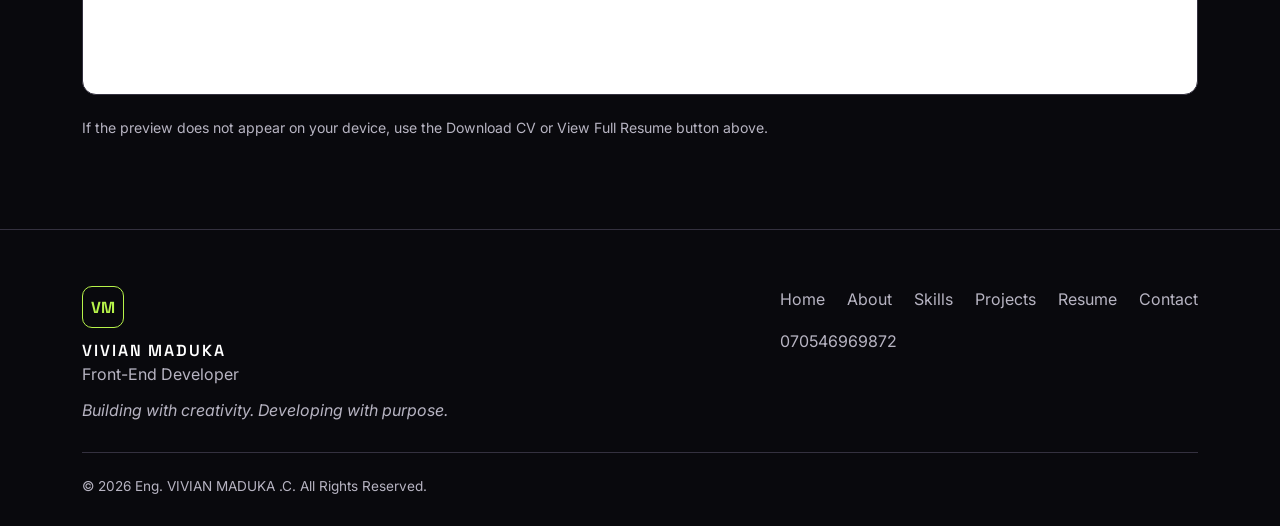
<file: vivian-portfolio/resume.html>
<!DOCTYPE html>
<html lang="en">
<head>
<meta charset="utf-8">
<meta name="viewport" content="width=device-width, initial-scale=1">
<title>Resume | Eng. Vivian Maduka</title>
<meta name="description" content="View and download the resume of Eng. Vivian Maduka, aspiring Front-End Developer.">
<meta name="keywords" content="front-end developer, HTML5, CSS3, SCSS, JavaScript, responsive web design, portfolio, Lagos">
<meta property="og:title" content="Resume | Eng. Vivian Maduka"><meta property="og:description" content="View and download the resume of Eng. Vivian Maduka, aspiring Front-End Developer."><meta property="og:type" content="website"><meta property="og:image" content="assets/images/vivian-hero.jpg">
<meta name="theme-color" content="#09090D">
<link rel="preconnect" href="https://fonts.googleapis.com"><link rel="preconnect" href="https://fonts.gstatic.com" crossorigin>
<link href="https://fonts.googleapis.com/css2?family=Inter:wght@400;500;600&family=Manrope:wght@500;600;700&family=Space+Grotesk:wght@500;600;700&display=swap" rel="stylesheet">
<link rel="stylesheet" href="css/style.css">
<script type="application/ld+json">{"@context":"https://schema.org","@type":"Person","name":"Eng. Vivian Maduka .C.","jobTitle":"Front-End Developer","email":"veemaduka2004@gmail.com","telephone":"070546969872","url":"https://veemaduka2004-arch.github.io/Portfoilo_check/"}</script>
</head>
<body data-page="resume">
<a class="skip" href="#main">Skip to content</a>
<header id="hd"><div class="wrap nav">
<a class="brand" href="index.html" aria-label="Vivian Maduka home"><span class="mono">VM</span><span><b>VIVIAN MADUKA</b><small>FRONT-END DEVELOPER</small></span></a>
<button class="burger" aria-expanded="false" aria-controls="menu" aria-label="Open menu"><span></span></button>
<nav aria-label="Main"><ul id="menu"><li><a class="l" href="index.html">Home</a></li><li><a class="l" href="about.html">About Me</a></li><li><a class="l" href="skills.html">Skills</a></li><li><a class="l" href="projects.html">Projects</a></li><li><a class="l" href="resume.html">Resume</a></li><li><a class="l" href="contact.html">Contact</a></li><li><a class="btn sm" href="contact.html">Let's Talk</a></li></ul></nav>
</div></header>
<main id="main">
<section class="ph-head"><div class="wrap"><h1 class="grad-t">My <span>Resume</span></h1><p class="sub">Get to Know My Professional Background.</p></div></section>
<section><div class="wrap"><div class="cta" style="margin-bottom:30px"><a class="btn" href="assets/Vivian-Maduka-CV.pdf" download="Vivian-Maduka-CV.pdf">Download CV</a><a class="btn ghost" href="assets/Vivian-Maduka-CV.pdf" target="_blank" rel="noopener">View Full Resume</a></div>
<div class="grid "><article class="card rv"><svg class="ic" viewBox="0 0 24 24" aria-hidden="true"><circle cx="12" cy="12" r="9"/><circle cx="12" cy="12" r="4"/></svg><h3>Professional Objective</h3><p>To use Microsoft Office, basic IT tools and proofreading skills to support organizational goals, while growing as a Front-End Developer.</p></article><article class="card rv"><svg class="ic" viewBox="0 0 24 24" aria-hidden="true"><circle cx="9" cy="8" r="3.5"/><path d="M2 21c0-4 3-6 7-6s7 2 7 6M16 4.5a3.5 3.5 0 0 1 0 7M22 21c0-3-2-5-4-5.6"/></svg><h3>Previous Experience</h3><p>Teacher at Princeton Schools (Nursery and Primary) and remote Administrative &amp; Support work.</p></article><article class="card rv"><svg class="ic" viewBox="0 0 24 24" aria-hidden="true"><path d="M4 4h7a3 3 0 0 1 3 3v14a2 2 0 0 0-2-2H4zM20 4h-6"/></svg><h3>Education</h3><p>Handmaids International Catholic School, Queen’s College Yaba and Miva Open University (currently).</p></article><article class="card rv"><svg class="ic" viewBox="0 0 24 24" aria-hidden="true"><path d="M21 12a8 8 0 0 1-11.6 7.1L3 21l1.9-6.4A8 8 0 1 1 21 12z"/></svg><h3>Communication</h3><p>Clear, professional communication with colleagues, parents and community members.</p></article><article class="card rv"><svg class="ic" viewBox="0 0 24 24" aria-hidden="true"><circle cx="9" cy="8" r="3.5"/><path d="M2 21c0-4 3-6 7-6s7 2 7 6M16 4.5a3.5 3.5 0 0 1 0 7M22 21c0-3-2-5-4-5.6"/></svg><h3>Leadership</h3><p>Leading through collaboration, organisation and clear communication.</p></article><article class="card rv"><svg class="ic" viewBox="0 0 24 24" aria-hidden="true"><path d="M8 8l-5 4 5 4M16 8l5 4-5 4M14 4l-4 16"/></svg><h3>Web Development Skills</h3><p>HTML5, CSS3, SCSS and JavaScript, plus Microsoft Office, basic IT tools and proofreading.</p></article></div>
<div class="pdf rv"><iframe src="assets/Vivian-Maduka-CV.pdf#view=FitH" title="Resume of Vivian Maduka (PDF preview)"></iframe><p class="dim">If the preview does not appear on your device, use the Download CV or View Full Resume button above.</p></div></div></section>
</main>
<footer><div class="wrap">
<div class="ft"><div><span class="mono">VM</span><h3>VIVIAN MADUKA</h3><p>Front-End Developer</p><p class="q">Building with creativity. Developing with purpose.</p></div>
<div><ul><li><a href="index.html">Home</a></li><li><a href="about.html">About</a></li><li><a href="skills.html">Skills</a></li><li><a href="projects.html">Projects</a></li><li><a href="resume.html">Resume</a></li><li><a href="contact.html">Contact</a></li></ul><p class="ph"><a href="tel:070546969872">070546969872</a></p><!-- Add LinkedIn / GitHub icon links here once the real profile URLs are available --></div></div>
<p class="cp">© 2026 Eng. VIVIAN MADUKA .C. All Rights Reserved.</p>
</div></footer>
<button id="top" aria-label="Back to top">↑</button>
<script src="js/script.js"></script>
</body></html>
</file>
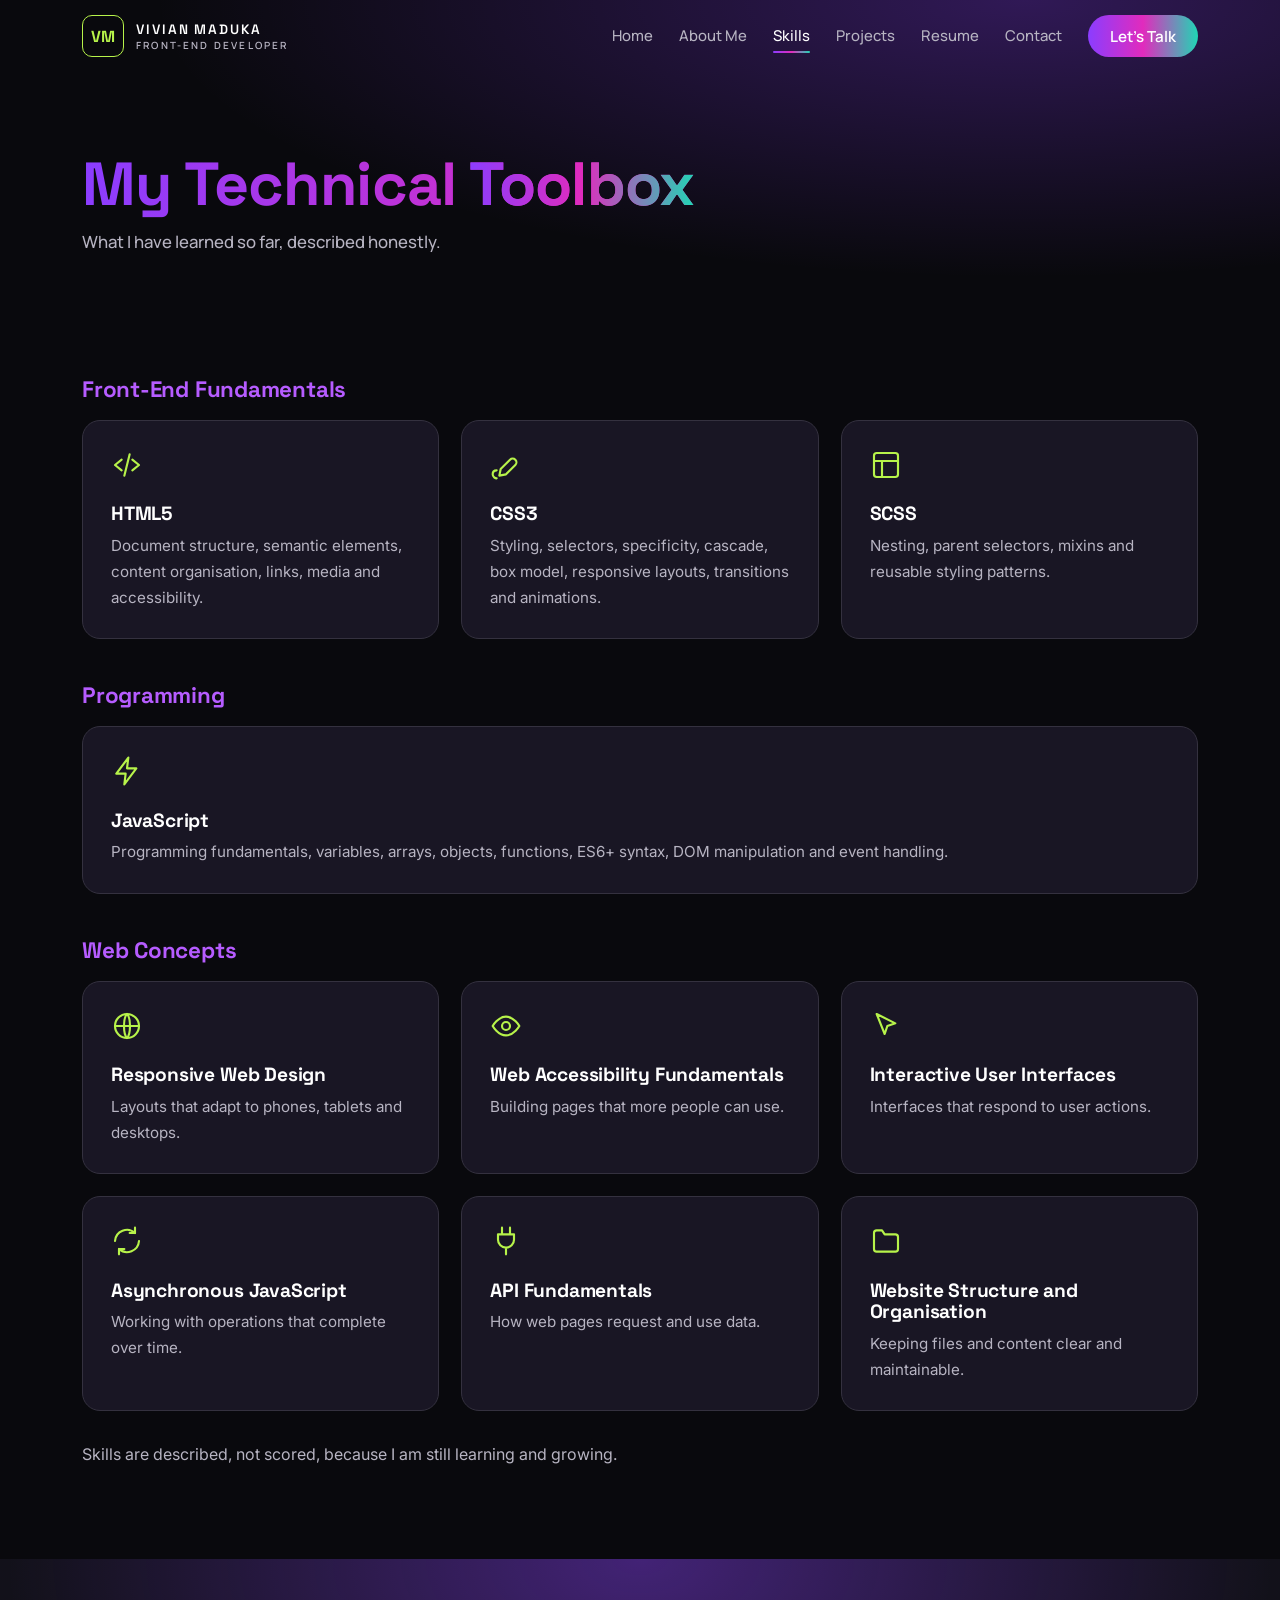
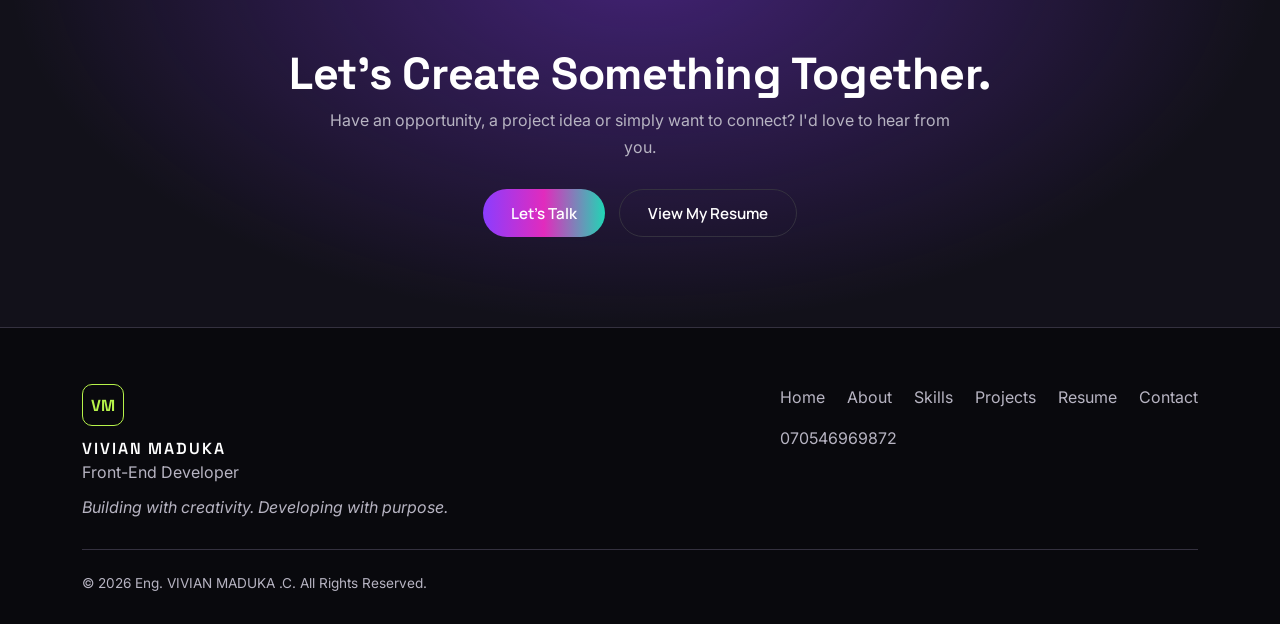
<file: vivian-portfolio/skills.html>
<!DOCTYPE html>
<html lang="en">
<head>
<meta charset="utf-8">
<meta name="viewport" content="width=device-width, initial-scale=1">
<title>Skills | Eng. Vivian Maduka</title>
<meta name="description" content="Technical toolbox of Eng. Vivian Maduka: HTML5, CSS3, SCSS, JavaScript and core web concepts.">
<meta name="keywords" content="front-end developer, HTML5, CSS3, SCSS, JavaScript, responsive web design, portfolio, Lagos">
<meta property="og:title" content="Skills | Eng. Vivian Maduka"><meta property="og:description" content="Technical toolbox of Eng. Vivian Maduka: HTML5, CSS3, SCSS, JavaScript and core web concepts."><meta property="og:type" content="website"><meta property="og:image" content="assets/images/vivian-hero.jpg">
<meta name="theme-color" content="#09090D">
<link rel="preconnect" href="https://fonts.googleapis.com"><link rel="preconnect" href="https://fonts.gstatic.com" crossorigin>
<link href="https://fonts.googleapis.com/css2?family=Inter:wght@400;500;600&family=Manrope:wght@500;600;700&family=Space+Grotesk:wght@500;600;700&display=swap" rel="stylesheet">
<link rel="stylesheet" href="css/style.css">
<script type="application/ld+json">{"@context":"https://schema.org","@type":"Person","name":"Eng. Vivian Maduka .C.","jobTitle":"Front-End Developer","email":"veemaduka2004@gmail.com","telephone":"070546969872","url":"https://veemaduka2004-arch.github.io/Portfoilo_check/"}</script>
</head>
<body data-page="skills">
<a class="skip" href="#main">Skip to content</a>
<header id="hd"><div class="wrap nav">
<a class="brand" href="index.html" aria-label="Vivian Maduka home"><span class="mono">VM</span><span><b>VIVIAN MADUKA</b><small>FRONT-END DEVELOPER</small></span></a>
<button class="burger" aria-expanded="false" aria-controls="menu" aria-label="Open menu"><span></span></button>
<nav aria-label="Main"><ul id="menu"><li><a class="l" href="index.html">Home</a></li><li><a class="l" href="about.html">About Me</a></li><li><a class="l" href="skills.html">Skills</a></li><li><a class="l" href="projects.html">Projects</a></li><li><a class="l" href="resume.html">Resume</a></li><li><a class="l" href="contact.html">Contact</a></li><li><a class="btn sm" href="contact.html">Let's Talk</a></li></ul></nav>
</div></header>
<main id="main">
<section class="ph-head"><div class="wrap"><h1 class="grad-t">My Technical <span>Toolbox</span></h1><p class="sub">What I have learned so far, described honestly.</p></div></section>
<section><div class="wrap"><h2 class="sm">Front-End Fundamentals</h2><div class="grid "><article class="card rv"><svg class="ic" viewBox="0 0 24 24" aria-hidden="true"><path d="M8 8l-5 4 5 4M16 8l5 4-5 4M14 4l-4 16"/></svg><h3>HTML5</h3><p>Document structure, semantic elements, content organisation, links, media and accessibility.</p></article><article class="card rv"><svg class="ic" viewBox="0 0 24 24" aria-hidden="true"><path d="M12 19l7-7a2.8 2.8 0 0 0-4-4l-7 7-1 5z"/><path d="M5 16c-2 0-3 1-3 3s2 3 3 3"/></svg><h3>CSS3</h3><p>Styling, selectors, specificity, cascade, box model, responsive layouts, transitions and animations.</p></article><article class="card rv"><svg class="ic" viewBox="0 0 24 24" aria-hidden="true"><rect x="3" y="3" width="18" height="18" rx="2"/><path d="M3 9h18M9 21V9"/></svg><h3>SCSS</h3><p>Nesting, parent selectors, mixins and reusable styling patterns.</p></article></div>
<h2 class="sm">Programming</h2><div class="grid one"><article class="card rv"><svg class="ic" viewBox="0 0 24 24" aria-hidden="true"><path d="M13 2L4 14h7l-1 8 9-12h-7z"/></svg><h3>JavaScript</h3><p>Programming fundamentals, variables, arrays, objects, functions, ES6+ syntax, DOM manipulation and event handling.</p></article></div>
<h2 class="sm">Web Concepts</h2><div class="grid "><article class="card rv"><svg class="ic" viewBox="0 0 24 24" aria-hidden="true"><circle cx="12" cy="12" r="9"/><path d="M3 12h18M12 3c3 3 3 15 0 18M12 3c-3 3-3 15 0 18"/></svg><h3>Responsive Web Design</h3><p>Layouts that adapt to phones, tablets and desktops.</p></article><article class="card rv"><svg class="ic" viewBox="0 0 24 24" aria-hidden="true"><path d="M2 12s4-7 10-7 10 7 10 7-4 7-10 7S2 12 2 12z"/><circle cx="12" cy="12" r="3"/></svg><h3>Web Accessibility Fundamentals</h3><p>Building pages that more people can use.</p></article><article class="card rv"><svg class="ic" viewBox="0 0 24 24" aria-hidden="true"><path d="M5 3l14 7-6 2-2 6z"/></svg><h3>Interactive User Interfaces</h3><p>Interfaces that respond to user actions.</p></article><article class="card rv"><svg class="ic" viewBox="0 0 24 24" aria-hidden="true"><path d="M21 12a9 9 0 0 1-15 6M3 12a9 9 0 0 1 15-6"/><path d="M18 2v4h-4M6 22v-4h4"/></svg><h3>Asynchronous JavaScript</h3><p>Working with operations that complete over time.</p></article><article class="card rv"><svg class="ic" viewBox="0 0 24 24" aria-hidden="true"><path d="M9 2v5M15 2v5M6 7h12v4a6 6 0 0 1-12 0zM12 17v5"/></svg><h3>API Fundamentals</h3><p>How web pages request and use data.</p></article><article class="card rv"><svg class="ic" viewBox="0 0 24 24" aria-hidden="true"><path d="M3 6a2 2 0 0 1 2-2h4l2 3h8a2 2 0 0 1 2 2v9a2 2 0 0 1-2 2H5a2 2 0 0 1-2-2z"/></svg><h3>Website Structure and Organisation</h3><p>Keeping files and content clear and maintainable.</p></article></div>
<p class="dim" style="margin-top:30px">Skills are described, not scored, because I am still learning and growing.</p></div></section>
<section class="band"><div class="wrap"><h2>Let's Create Something Together.</h2><p>Have an opportunity, a project idea or simply want to connect? I'd love to hear from you.</p><div class="cta c"><a class="btn" href="contact.html">Let's Talk</a><a class="btn ghost" href="resume.html">View My Resume</a></div></div></section></main>
<footer><div class="wrap">
<div class="ft"><div><span class="mono">VM</span><h3>VIVIAN MADUKA</h3><p>Front-End Developer</p><p class="q">Building with creativity. Developing with purpose.</p></div>
<div><ul><li><a href="index.html">Home</a></li><li><a href="about.html">About</a></li><li><a href="skills.html">Skills</a></li><li><a href="projects.html">Projects</a></li><li><a href="resume.html">Resume</a></li><li><a href="contact.html">Contact</a></li></ul><p class="ph"><a href="tel:070546969872">070546969872</a></p><!-- Add LinkedIn / GitHub icon links here once the real profile URLs are available --></div></div>
<p class="cp">© 2026 Eng. VIVIAN MADUKA .C. All Rights Reserved.</p>
</div></footer>
<button id="top" aria-label="Back to top">↑</button>
<script src="js/script.js"></script>
</body></html>
</file>
<file: vivian-portfolio/css/style.css>
:root{--bg:#09090D;--bg2:#12111A;--card:#191624;--p:#8B3DFF;--v:#B65CFF;--m:#E12BBD;--lime:#B7F34A;--teal:#20D6B5;--tx:#fff;--tx2:#B7B4C2;--bd:#34313F;
--g:linear-gradient(90deg,#8B3DFF,#E12BBD,#20D6B5);--hd:'Space Grotesk',system-ui,sans-serif;--bodyf:'Inter',system-ui,sans-serif;--mf:'Manrope',system-ui,sans-serif}
*{box-sizing:border-box;margin:0}
html{scroll-behavior:smooth;scroll-padding-top:80px}
body{background:var(--bg);color:var(--tx);font:400 1rem/1.7 var(--bodyf);overflow-x:hidden}
img{max-width:100%;display:block}a{color:var(--lime)}
:focus-visible{outline:3px solid var(--lime);outline-offset:3px}
.skip{position:absolute;left:-999px;top:8px;background:var(--lime);color:#000;padding:8px 14px;z-index:99;border-radius:6px}.skip:focus{left:8px}
.wrap{max-width:1160px;margin:0 auto;padding:0 22px}
h1,h2,h3{font-family:var(--hd);line-height:1.12;letter-spacing:-.01em}
h2{font-size:clamp(1.9rem,4vw,2.8rem);margin-bottom:8px}h2.sm{font-size:1.4rem;margin:44px 0 18px;color:var(--v)}h2.sm:first-child{margin-top:0}
.grad-t,.ph-head h1 span{background:var(--g);-webkit-background-clip:text;background-clip:text;color:transparent}
.sub{color:var(--tx2);font:500 1.05rem var(--mf);margin-bottom:34px}.dim{color:var(--tx2)}
section{padding:90px 0}.alt{background:var(--bg2)}
.btn{display:inline-flex;align-items:center;justify-content:center;min-height:48px;padding:0 28px;border-radius:999px;border:0;font:600 .95rem var(--mf);color:#fff;background:var(--g);text-decoration:none;cursor:pointer;transition:transform .2s,box-shadow .2s}
.btn:hover{transform:translateY(-2px);box-shadow:0 10px 30px rgba(139,61,255,.45)}
.btn.ghost{background:transparent;border:1px solid var(--bd);color:#fff}.btn.ghost:hover{border-color:var(--lime);box-shadow:none}
.btn.sm{min-height:42px;padding:0 22px}.btn:disabled{opacity:.6;cursor:wait}
.cta{display:flex;gap:14px;flex-wrap:wrap}.cta.c{justify-content:center}
header{position:fixed;inset:0 0 auto;z-index:50;transition:background .3s,border-color .3s;border-bottom:1px solid transparent}
header.sc,header.open{background:rgba(9,9,13,.92);backdrop-filter:blur(12px);border-color:var(--bd)}
.nav{display:flex;align-items:center;justify-content:space-between;height:72px}
.brand{display:flex;align-items:center;gap:12px;text-decoration:none;color:#fff}
.mono{display:inline-grid;place-items:center;width:42px;height:42px;border:1.5px solid var(--lime);border-radius:10px;font:700 1rem var(--hd);color:var(--lime);letter-spacing:.5px}
.brand b{display:block;font:600 .85rem var(--hd);letter-spacing:.14em}.brand small{display:block;font:600 .62rem var(--mf);letter-spacing:.22em;color:var(--tx2)}
nav ul{list-style:none;padding:0;display:flex;align-items:center;gap:26px}
nav a.l{color:var(--tx2);text-decoration:none;font:500 .93rem var(--mf);padding:6px 0;position:relative}
nav a.l:hover,nav a.l.on{color:#fff}nav a.l.on:after{content:"";position:absolute;left:0;right:0;bottom:-2px;height:2px;background:var(--g);border-radius:2px}
.burger{display:none;background:none;border:0;width:46px;height:46px;cursor:pointer}
.burger span,.burger span:before,.burger span:after{display:block;width:24px;height:2px;background:#fff;margin:auto;position:relative;transition:.25s}
.burger span:before,.burger span:after{content:"";position:absolute;left:0}.burger span:before{top:-7px}.burger span:after{top:7px}
.burger[aria-expanded=true] span{background:transparent}.burger[aria-expanded=true] span:before{top:0;transform:rotate(45deg)}.burger[aria-expanded=true] span:after{top:0;transform:rotate(-45deg)}
@media(max-width:940px){.burger{display:block}
nav ul{position:absolute;top:100%;left:0;right:0;flex-direction:column;align-items:stretch;gap:0;background:rgba(9,9,13,.97);padding:0 22px;max-height:0;overflow:hidden;opacity:0;transition:max-height .35s,opacity .3s,padding .3s}
nav ul.open{max-height:520px;opacity:1;padding:8px 22px 24px}
nav a.l{display:block;padding:14px 0;border-bottom:1px solid var(--bd)}nav a.l.on:after{display:none}nav a.l.on{color:var(--lime)}nav .btn{width:100%;margin-top:14px}}
.hero{position:relative;min-height:100vh;display:flex;align-items:center;padding:130px 0 70px;overflow:hidden}
.hero:before{content:"";position:absolute;width:620px;height:620px;right:-120px;top:-60px;background:radial-gradient(circle,rgba(139,61,255,.45),transparent 65%);filter:blur(30px)}
.hero:after{content:"";position:absolute;width:520px;height:520px;left:-200px;bottom:-200px;background:radial-gradient(circle,rgba(32,214,181,.22),transparent 65%);filter:blur(30px)}
.hero-g{position:relative;z-index:1;display:grid;grid-template-columns:1.1fr .9fr;gap:50px;align-items:center}
.hero h1{font-size:clamp(2.6rem,6.2vw,4.6rem);margin:20px 0 10px}
.badge{display:inline-flex;align-items:center;gap:10px;border:1px solid var(--bd);border-radius:999px;padding:6px 16px;font:600 .74rem var(--mf);letter-spacing:.16em;color:var(--tx2)}
.badge i{width:8px;height:8px;border-radius:50%;background:var(--lime);box-shadow:0 0 10px var(--lime)}
.role{font:600 clamp(1.4rem,3vw,2rem) var(--hd);color:var(--lime);margin-bottom:18px;min-height:1.3em}.caret{animation:bl 1s steps(1) infinite;margin-left:2px}@keyframes bl{50%{opacity:0}}
.hero p{max-width:560px;color:var(--tx2);margin-bottom:14px}.hero p.role{color:var(--lime)}.hero .cta{margin-top:26px}
.pwrap{position:relative;max-width:430px;margin-left:auto}
.pimg{border-radius:28px 90px 28px 90px;padding:3px;background:var(--g);box-shadow:0 0 70px rgba(139,61,255,.45)}
.pimg img{width:100%;aspect-ratio:4/5;object-fit:cover;object-position:center 15%;border-radius:25px 87px 25px 87px;background:var(--card)}
.pimg.sq{border-radius:24px}.pimg.sq img{border-radius:21px;aspect-ratio:3/4}
.fl{position:absolute;padding:7px 15px;border-radius:999px;background:rgba(25,22,36,.92);border:1px solid var(--bd);font:600 .8rem var(--mf);animation:fy 5s ease-in-out infinite;backdrop-filter:blur(6px)}
.f1{top:8%;left:-30px;color:var(--lime)}.f2{top:30%;right:-22px;color:var(--v);animation-delay:-1s}.f3{bottom:28%;left:-38px;color:var(--m);animation-delay:-2s}.f4{bottom:8%;right:-14px;color:var(--teal);animation-delay:-3s}
@keyframes fy{50%{transform:translateY(-10px)}}
@media(max-width:860px){.hero{padding-top:110px}.hero-g{grid-template-columns:1fr}.pwrap{margin:10px auto 0;max-width:340px}.f1,.f3{left:-8px}.f2,.f4{right:-8px}.btn{width:100%}.cta .btn{flex:1 1 100%}}
.marq{border-block:1px solid var(--bd);background:var(--bg2);overflow:hidden;padding:20px 0}
.mt{display:flex;width:max-content;gap:34px;animation:mq 30s linear infinite;font:500 1.6rem var(--hd);color:var(--tx2)}.mt b{color:var(--lime)}@keyframes mq{to{transform:translateX(-50%)}}
.split{display:grid;grid-template-columns:1.1fr .9fr;gap:56px;align-items:start}.split p{margin-bottom:16px;max-width:62ch;color:var(--tx2)}
@media(max-width:860px){.split{grid-template-columns:1fr;gap:34px}}
.fact{display:flex;align-items:baseline;gap:18px;padding:20px 0;border-bottom:1px solid var(--bd)}.fact b{font:600 3rem var(--hd);color:var(--lime);min-width:70px}.fact span{color:var(--tx2)}
.ph-head{padding:150px 0 40px;background:radial-gradient(ellipse at 80% 0,rgba(139,61,255,.3),transparent 60%)}.ph-head h1{font-size:clamp(2.3rem,5.5vw,3.8rem);margin-bottom:12px}.ph-head+section{padding-top:50px}
.grid{display:grid;grid-template-columns:repeat(3,1fr);gap:22px}.grid.g4{grid-template-columns:repeat(4,1fr)}.grid.one{grid-template-columns:1fr}
@media(max-width:980px){.grid,.grid.g4{grid-template-columns:1fr 1fr}}@media(max-width:600px){.grid,.grid.g4{grid-template-columns:1fr}}
.card{background:var(--card);border:1px solid var(--bd);border-radius:18px;padding:28px;transition:transform .25s,border-color .25s,box-shadow .25s}
.card:hover{transform:translateY(-4px);border-color:var(--p);box-shadow:0 14px 40px rgba(139,61,255,.18)}
.ic{width:32px;height:32px;stroke:var(--lime);fill:none;stroke-width:1.6;stroke-linecap:round;stroke-linejoin:round;margin-bottom:14px}
.card h3{font-size:1.2rem;margin-bottom:8px}.card p{color:var(--tx2);font-size:.95rem}
.stages{display:grid;grid-template-columns:repeat(3,1fr);gap:22px}@media(max-width:980px){.stages{grid-template-columns:1fr}}
.stage .num{font:700 3rem var(--hd);background:var(--g);-webkit-background-clip:text;background-clip:text;color:transparent;display:block;line-height:1;margin-bottom:10px}
.stage ul{list-style:none;padding:0;margin-top:14px}.stage li{font-size:.9rem;color:var(--tx2);padding:5px 0 5px 20px;position:relative;border-top:1px solid var(--bd)}.stage li:before{content:"";position:absolute;left:0;top:14px;width:8px;height:8px;border-radius:50%;background:var(--lime)}
.job{padding:16px 20px;border-left:3px solid var(--p);background:var(--card);border-radius:0 12px 12px 0;margin-bottom:14px}.job b{display:block;font-family:var(--hd)}.job span{color:var(--tx2);font-size:.9rem}
.chips{display:flex;flex-wrap:wrap;gap:10px;align-content:flex-start}.chips span,.badges span{border:1px solid var(--bd);border-radius:999px;padding:8px 18px;font:600 .88rem var(--mf);color:#fff;background:var(--card)}
.story p{font-size:1.02rem}
.proj{display:grid;grid-template-columns:1.15fr .85fr;gap:0;border-radius:24px;padding:2px;background:var(--g);overflow:hidden}
.proj>*{background:var(--card)}.proj .shot{border-radius:22px 0 0 22px;display:block;text-decoration:none;overflow:hidden}.pb{padding:34px;border-radius:0 22px 22px 0;display:flex;flex-direction:column;gap:12px;justify-content:center}
.bar{display:flex;align-items:center;gap:6px;padding:12px 16px;background:#0f0e15;border-bottom:1px solid var(--bd)}.bar i{width:10px;height:10px;border-radius:50%;background:var(--bd)}.bar span{margin-left:10px;font-size:.75rem;color:var(--tx2);overflow:hidden;text-overflow:ellipsis;white-space:nowrap}
.frame{position:relative;aspect-ratio:16/10;overflow:hidden;background:linear-gradient(135deg,#1b1530,#09090D)}.frame iframe{position:absolute;top:0;left:0;width:1280px;height:800px;border:0;transform-origin:0 0;pointer-events:none;transition:transform .4s}
.tag{font:600 .78rem var(--mf);color:var(--lime);letter-spacing:.08em;text-transform:uppercase}.status{font-size:.82rem;color:var(--teal)}
.pb h3{font-size:1.8rem}.pb p{color:var(--tx2);font-size:.95rem}.badges{display:flex;gap:8px;flex-wrap:wrap}.badges span{padding:5px 14px;font-size:.8rem;color:var(--lime)}
@media(max-width:900px){.proj{grid-template-columns:1fr}.proj .shot{border-radius:22px 22px 0 0}.pb{border-radius:0 0 22px 22px;padding:26px}}
.pdf iframe{width:100%;height:720px;border:1px solid var(--bd);border-radius:14px;background:#fff;margin-top:34px}.pdf p{margin-top:12px;font-size:.88rem}
.band{background:radial-gradient(ellipse at 50% 0,rgba(139,61,255,.4),transparent 70%),var(--bg2);text-align:center}.band p{max-width:620px;margin:0 auto 28px;color:var(--tx2)}
.contact{display:grid;grid-template-columns:.8fr 1.2fr;gap:44px}@media(max-width:860px){.contact{grid-template-columns:1fr}}
.cc{align-self:start}.cc h3{margin-bottom:12px}.cc small{display:block;margin-top:14px;color:var(--tx2);font-size:.8rem}.cc>a:not(.btn){font:600 1.15rem var(--mf);color:#fff;text-decoration:none;word-break:break-all}.cc>a:not(.btn):hover{color:var(--lime)}.cc .wa{margin-top:26px;width:100%;background:#1a8f4c}
form{display:grid;gap:18px}label{display:block;font:600 .88rem var(--mf);margin-bottom:6px}
input,textarea{width:100%;font:400 1rem var(--bodyf);padding:14px 16px;background:var(--card);border:1px solid var(--bd);border-radius:12px;color:#fff}
input:focus,textarea:focus{border-color:var(--p);outline:0;box-shadow:0 0 0 3px rgba(139,61,255,.3)}
[aria-invalid=true]{border-color:#ff6b6b}.err{color:#ff8f8f;font-size:.82rem;min-height:1em;margin-top:4px}.hp{position:absolute;left:-9999px}
#status{display:none;padding:14px 16px;border-radius:12px;font-size:.93rem}#status.bad{display:block;background:#3a1218;color:#ffb3b3}#status.ok{display:block;background:#0f2e22;color:#9df0c8}
footer{border-top:1px solid var(--bd);background:var(--bg);padding:56px 0 28px}.ft{display:flex;justify-content:space-between;gap:30px;flex-wrap:wrap;padding-bottom:28px;border-bottom:1px solid var(--bd)}
footer h3{font:600 1rem var(--hd);letter-spacing:.12em;margin-top:12px}footer p{color:var(--tx2)}footer .q{font-style:italic;margin-top:8px}footer ul{list-style:none;padding:0;display:flex;gap:22px;flex-wrap:wrap}footer a{color:var(--tx2);text-decoration:none}footer a:hover{color:var(--lime)}.ph{margin-top:14px}.cp{margin-top:22px;font-size:.85rem;color:var(--tx2)}
#top{position:fixed;right:18px;bottom:18px;width:46px;height:46px;border-radius:50%;border:0;background:var(--g);color:#fff;font-size:1.2rem;cursor:pointer;opacity:0;pointer-events:none;transition:opacity .25s;z-index:40}#top.show{opacity:1;pointer-events:auto}
.rv{opacity:0;transform:translateY(22px);transition:opacity .7s,transform .7s}.rv.in{opacity:1;transform:none}
@media(prefers-reduced-motion:reduce){html{scroll-behavior:auto}*,*:before,*:after{animation:none!important;transition:none!important}.rv{opacity:1;transform:none}}
</file>
